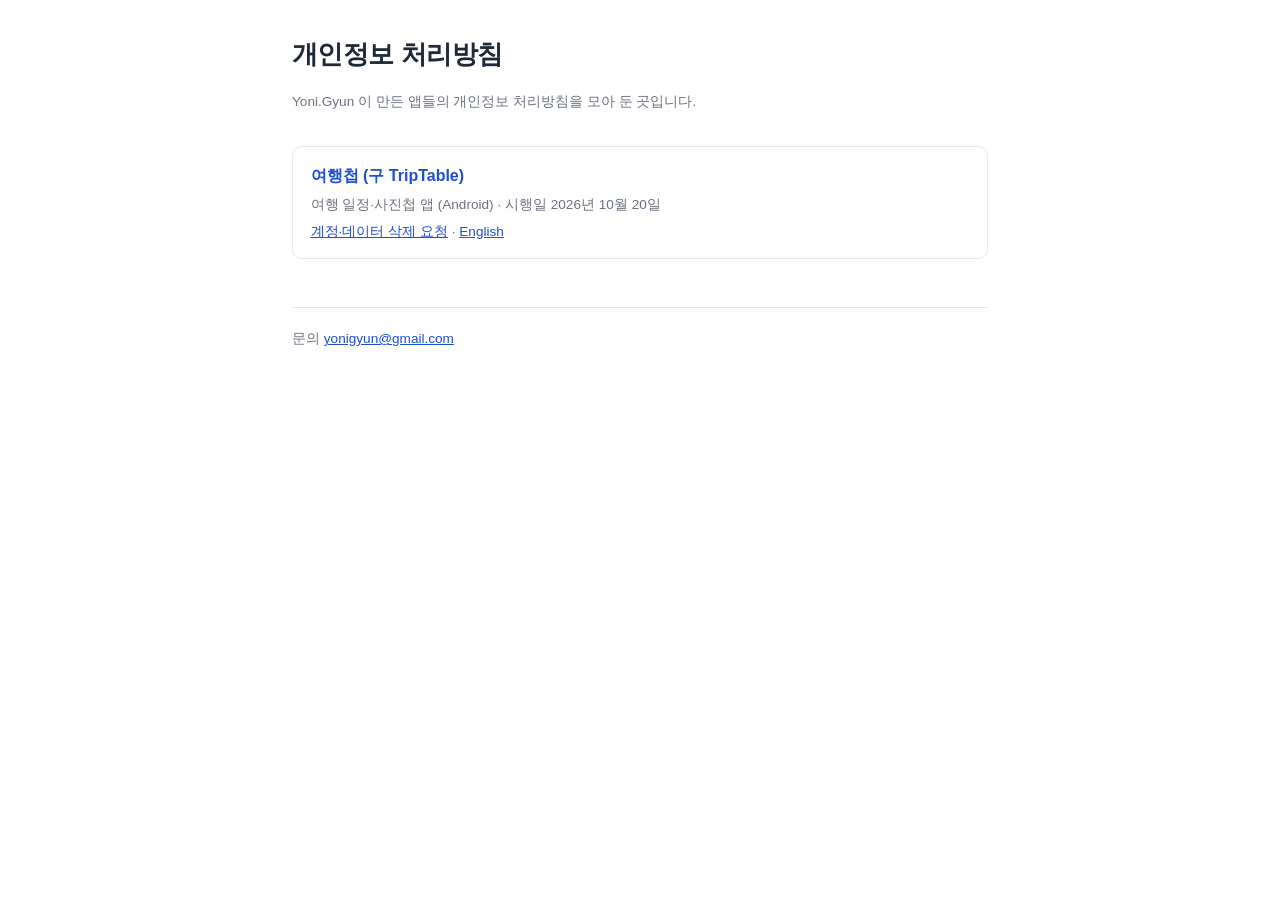
<file: index.html>
<!DOCTYPE html>
<html lang="ko">
<head>
<meta charset="utf-8">
<meta name="viewport" content="width=device-width, initial-scale=1">
<title>개인정보 처리방침 — Yoni.Gyun</title>
<link rel="stylesheet" href="assets/policy.css">
</head>
<body>

<h1>개인정보 처리방침</h1>
<p class="meta">Yoni.Gyun 이 만든 앱들의 개인정보 처리방침을 모아 둔 곳입니다.</p>

<ul class="apps">
  <li>
    <a href="triptable/">여행첩 (구 TripTable)</a>
    <span class="sub">여행 일정·사진첩 앱 (Android) · 시행일 2026년 10월 20일</span>
    <span class="sub"><a href="triptable/delete/">계정·데이터 삭제 요청</a> · <a href="triptable/en/">English</a></span>
  </li>
</ul>

<footer>
  문의 <a href="mailto:yonigyun@gmail.com">yonigyun@gmail.com</a>
</footer>

</body>
</html>
</file>
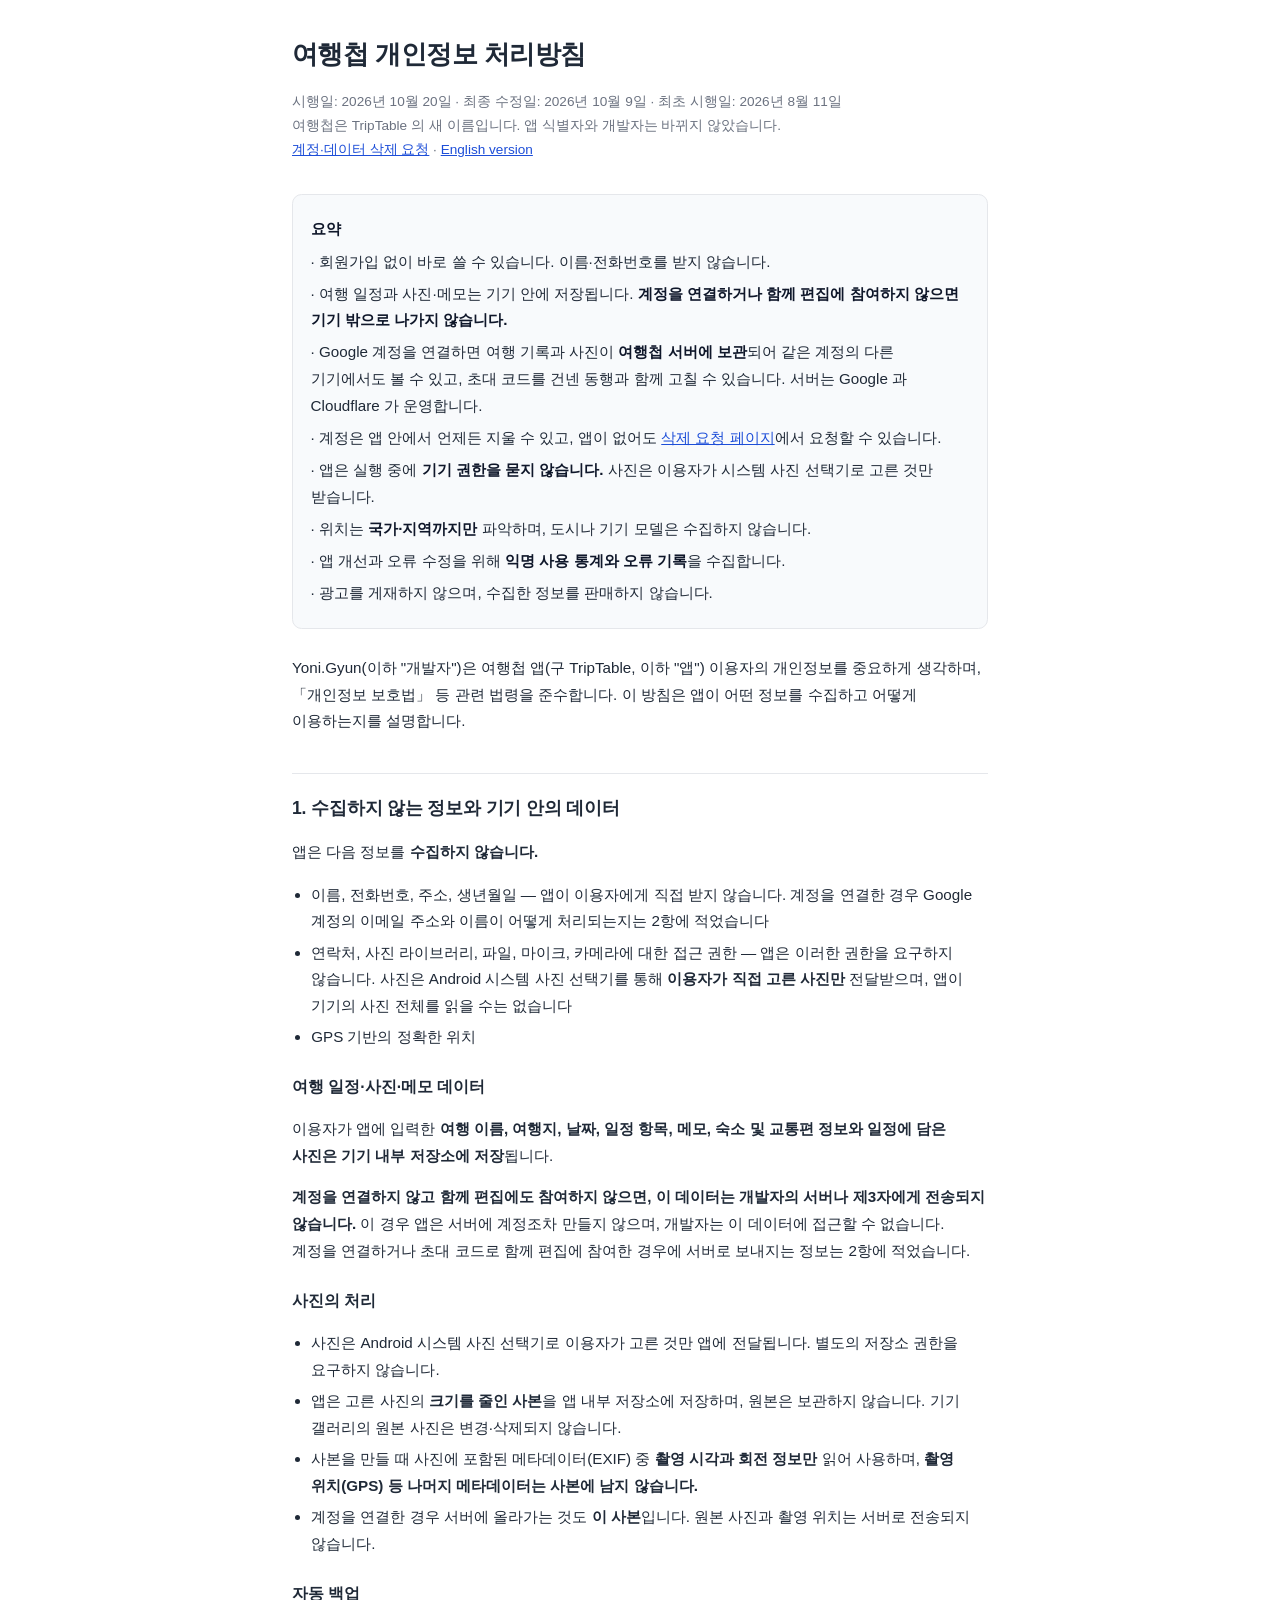
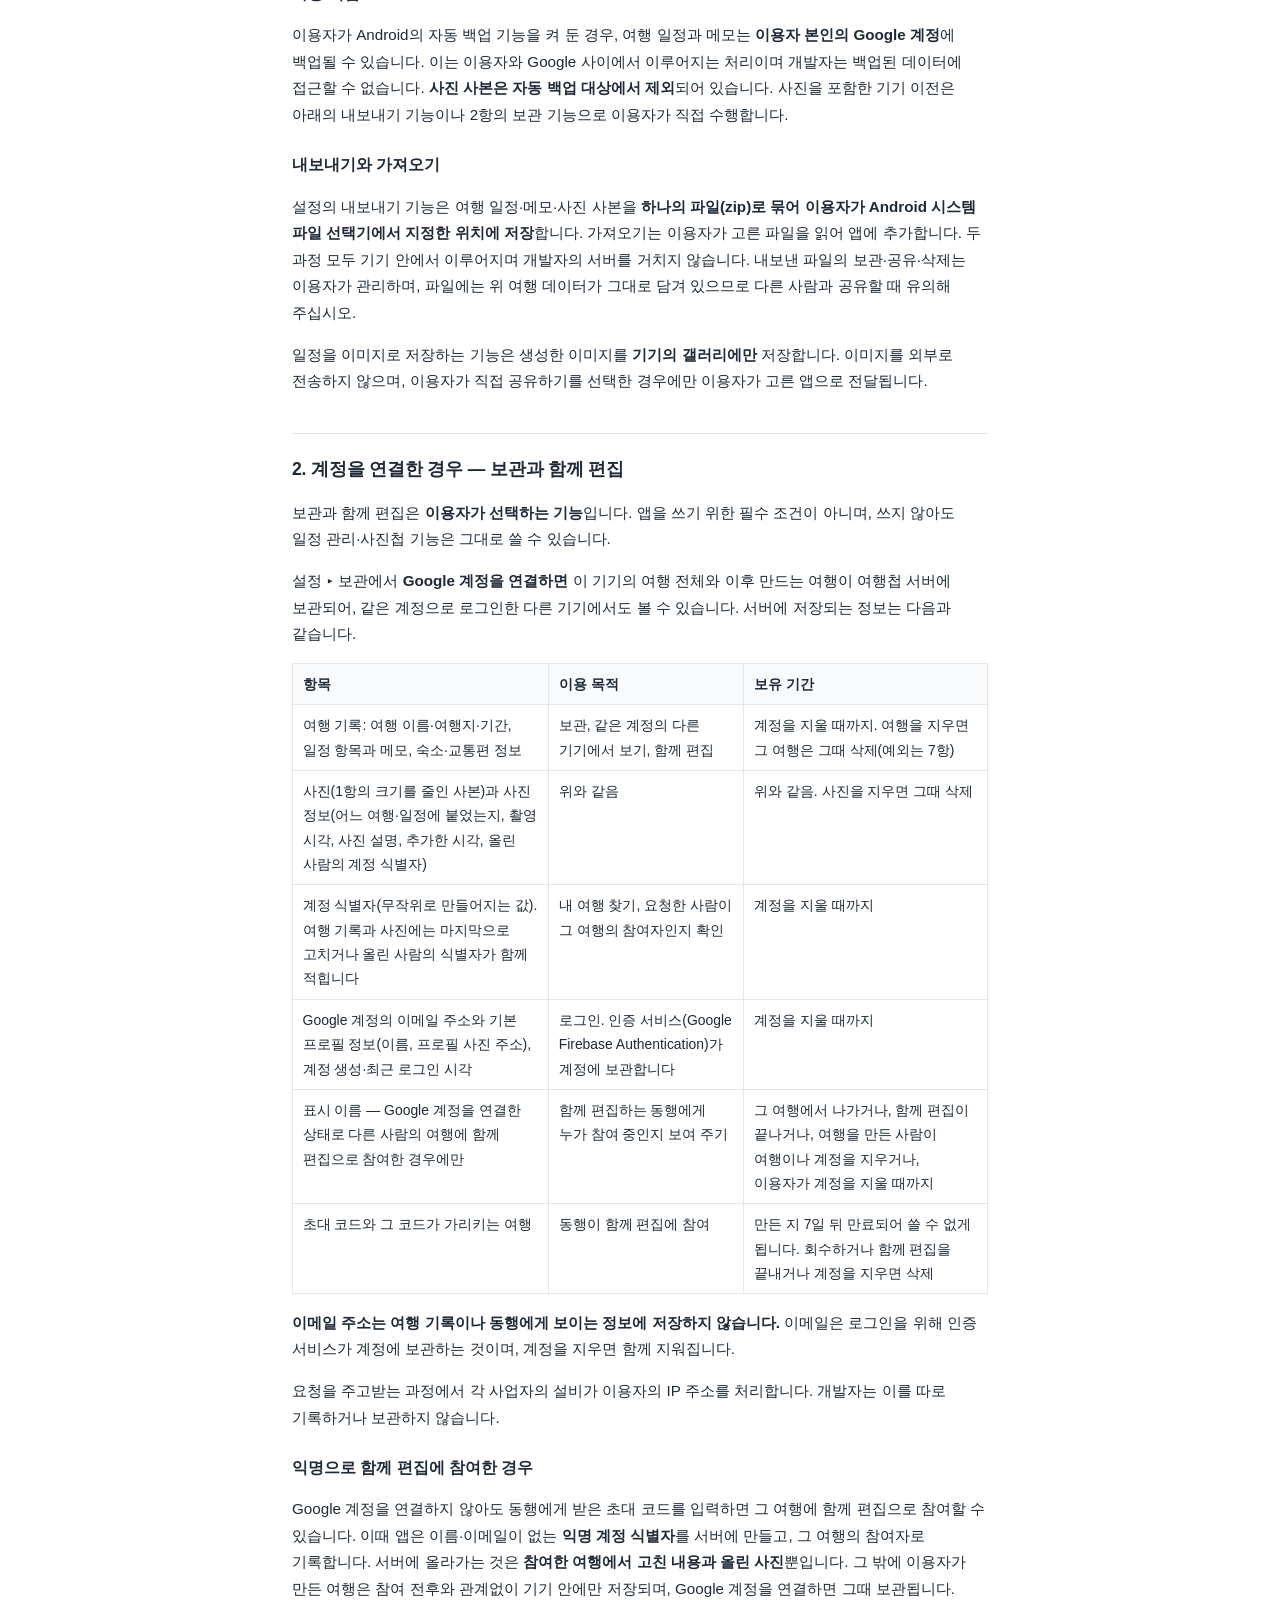
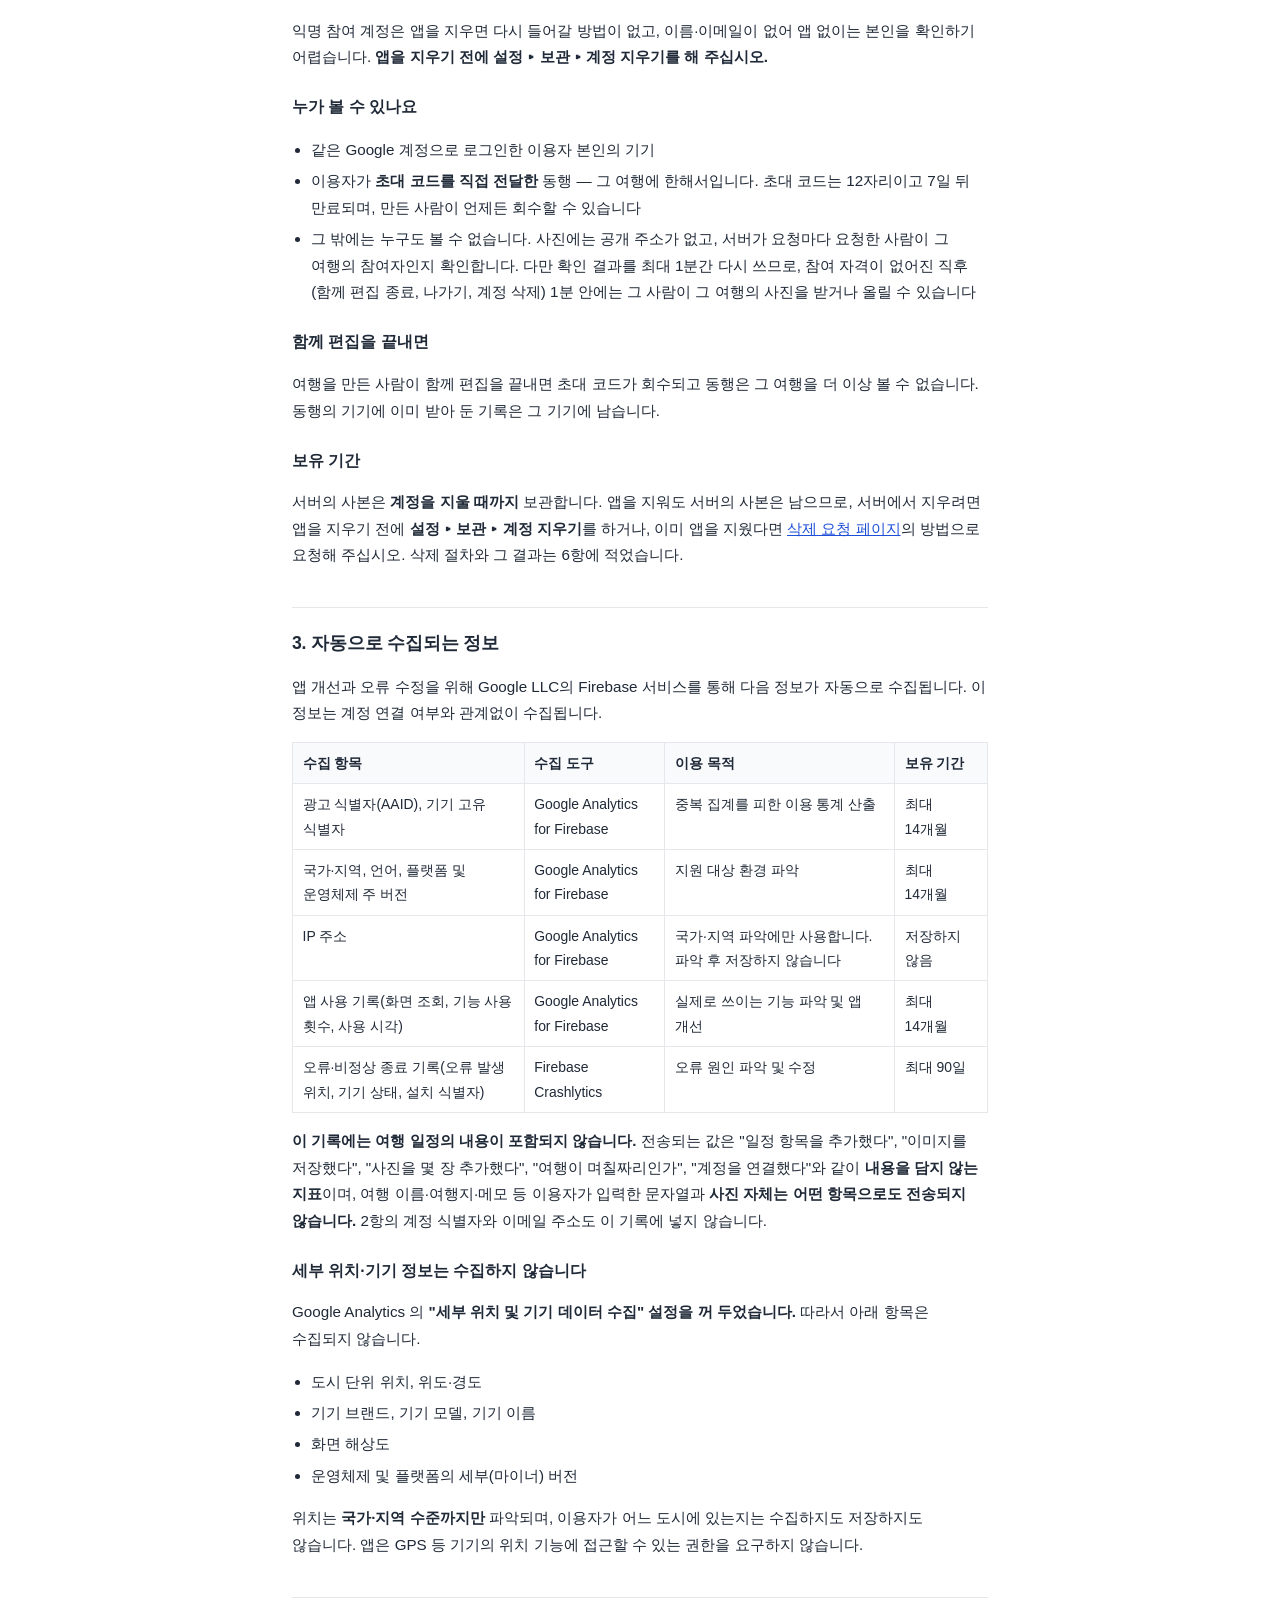
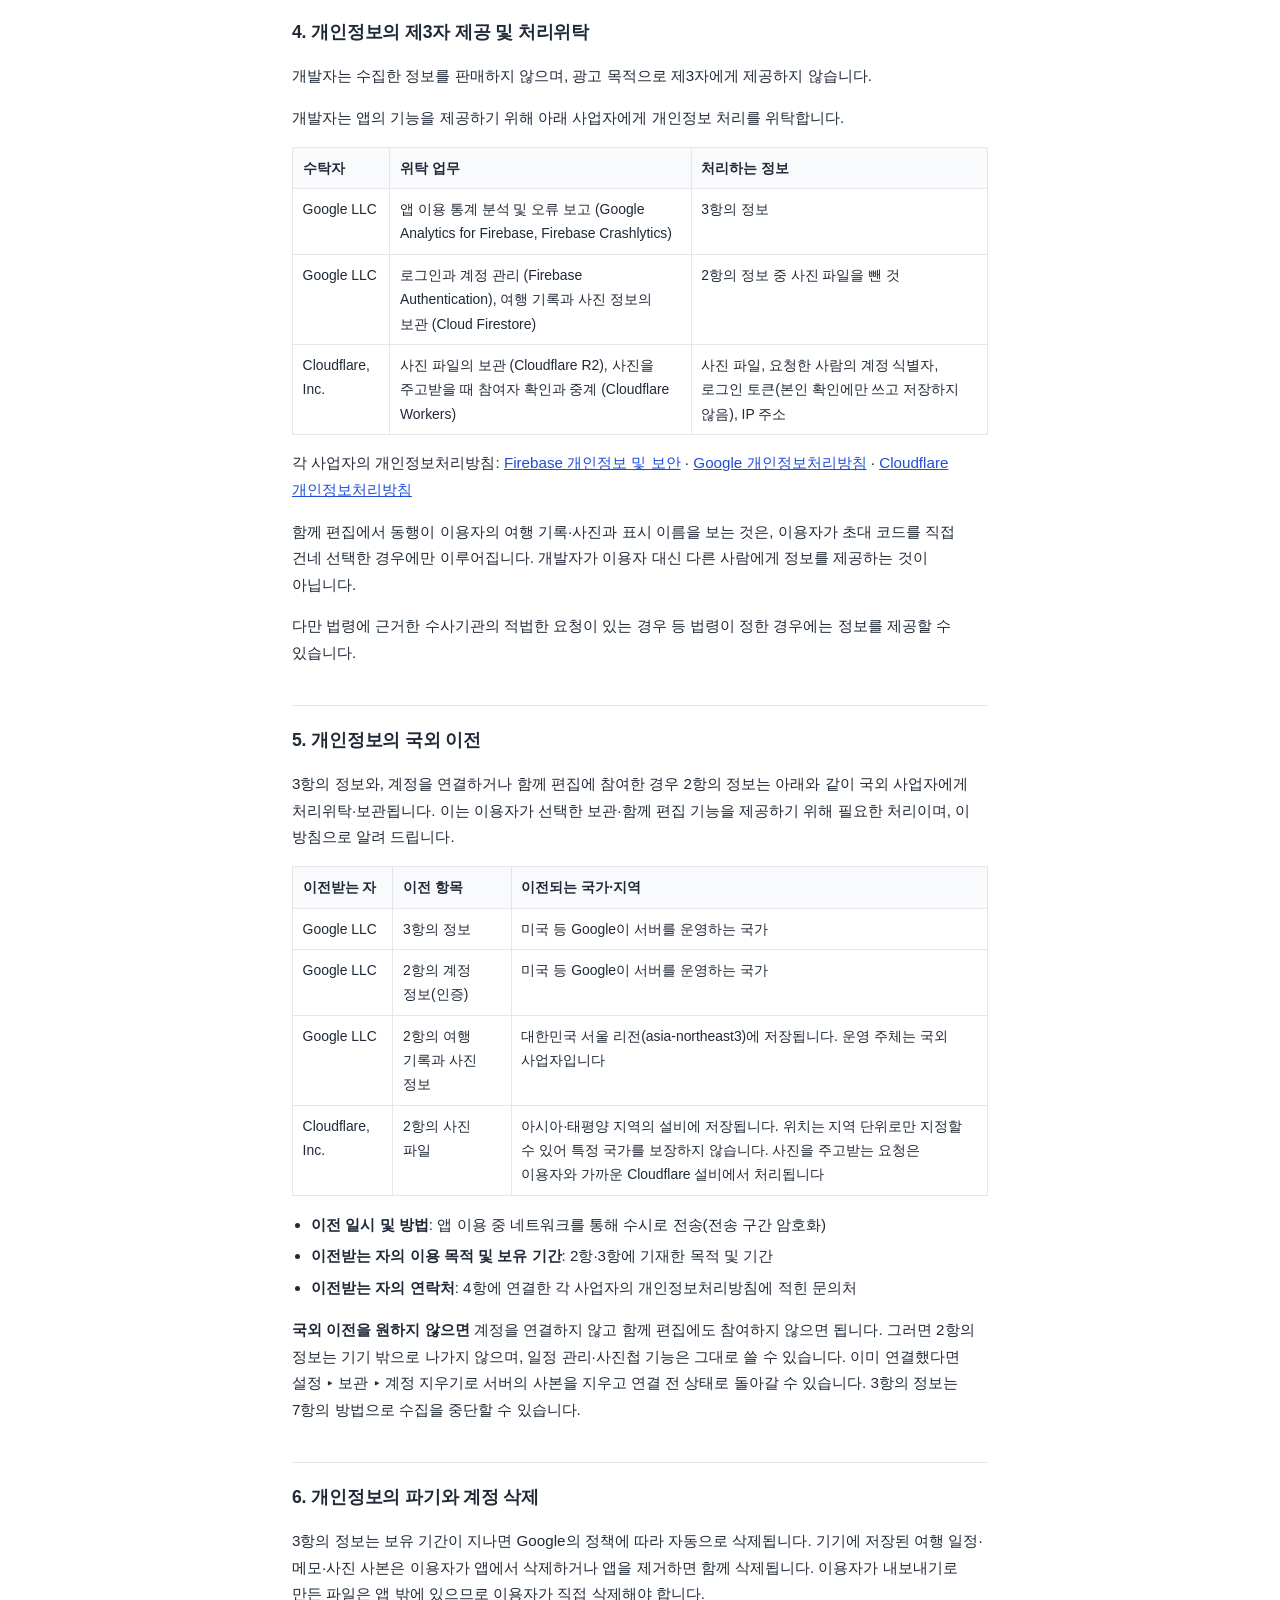
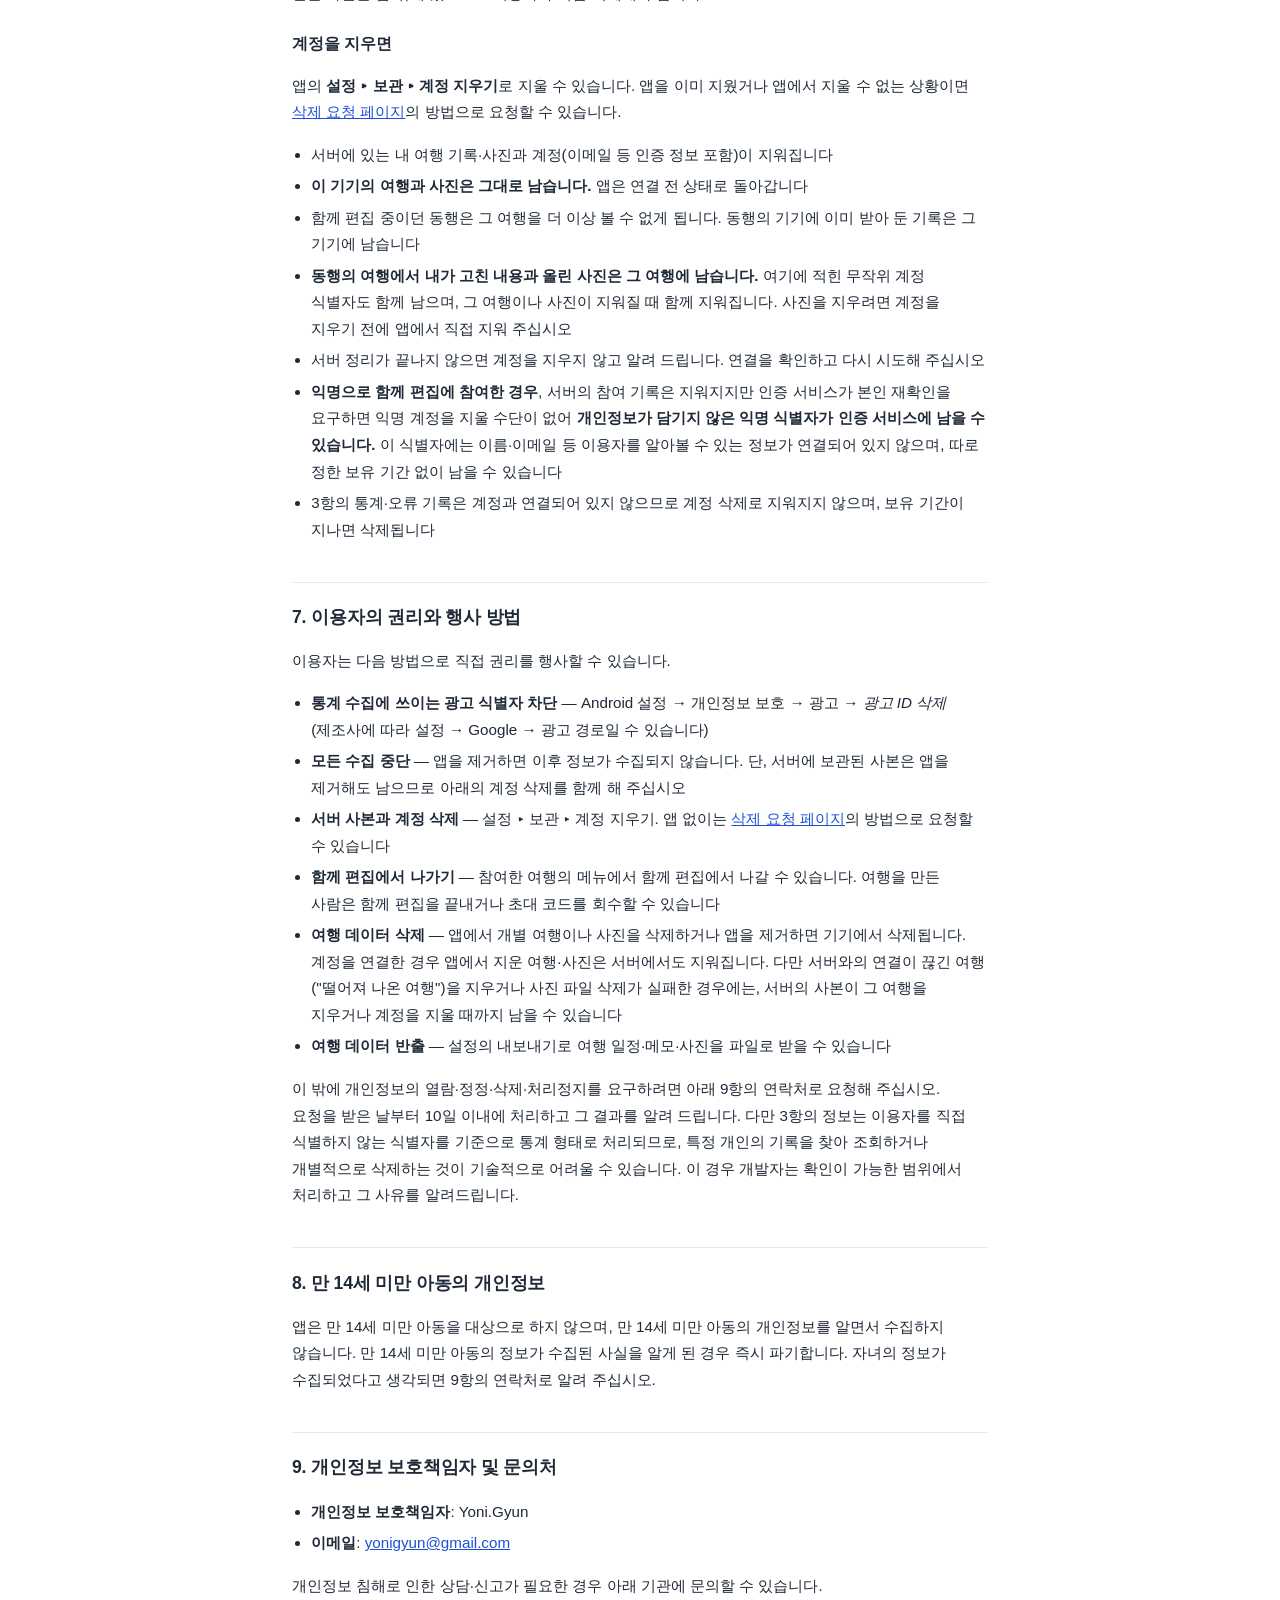
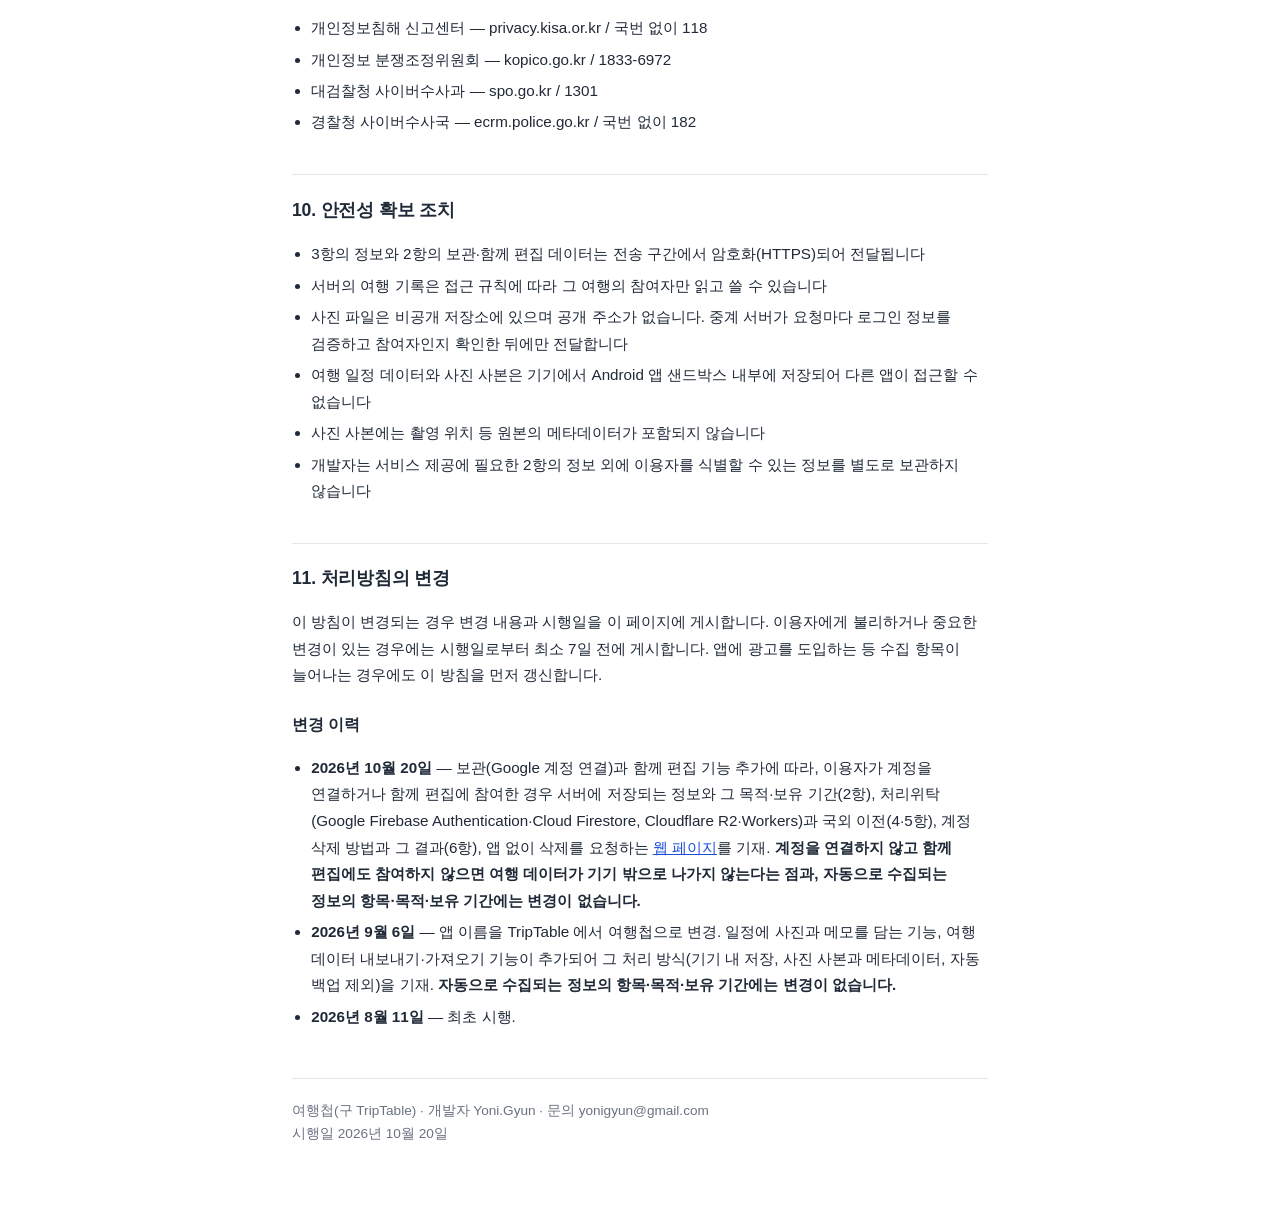
<file: triptable/index.html>
<!DOCTYPE html>
<html lang="ko">
<head>
<meta charset="utf-8">
<meta name="viewport" content="width=device-width, initial-scale=1">
<title>여행첩 개인정보 처리방침</title>
<link rel="stylesheet" href="../assets/policy.css">
</head>
<body>

<h1>여행첩 개인정보 처리방침</h1>
<p class="meta">
  시행일: 2026년 10월 20일 · 최종 수정일: 2026년 10월 9일 · 최초 시행일: 2026년 8월 11일<br>
  여행첩은 TripTable 의 새 이름입니다. 앱 식별자와 개발자는 바뀌지 않았습니다.<br>
  <a href="delete/">계정·데이터 삭제 요청</a> · <a href="en/">English version</a>
</p>

<div class="lead">
  <p><strong>요약</strong></p>
  <p>· 회원가입 없이 바로 쓸 수 있습니다. 이름·전화번호를 받지 않습니다.</p>
  <p>· 여행 일정과 사진·메모는 기기 안에 저장됩니다. <strong>계정을 연결하거나 함께 편집에 참여하지
    않으면 기기 밖으로 나가지 않습니다.</strong></p>
  <p>· Google 계정을 연결하면 여행 기록과 사진이 <strong>여행첩 서버에 보관</strong>되어 같은 계정의 다른
    기기에서도 볼 수 있고, 초대 코드를 건넨 동행과 함께 고칠 수 있습니다. 서버는 Google 과 Cloudflare 가
    운영합니다.</p>
  <p>· 계정은 앱 안에서 언제든 지울 수 있고, 앱이 없어도 <a href="delete/">삭제 요청 페이지</a>에서
    요청할 수 있습니다.</p>
  <p>· 앱은 실행 중에 <strong>기기 권한을 묻지 않습니다.</strong> 사진은 이용자가 시스템 사진 선택기로 고른 것만 받습니다.</p>
  <p>· 위치는 <strong>국가·지역까지만</strong> 파악하며, 도시나 기기 모델은 수집하지 않습니다.</p>
  <p>· 앱 개선과 오류 수정을 위해 <strong>익명 사용 통계와 오류 기록</strong>을 수집합니다.</p>
  <p>· 광고를 게재하지 않으며, 수집한 정보를 판매하지 않습니다.</p>
</div>

<p>
  Yoni.Gyun(이하 "개발자")은 여행첩 앱(구 TripTable, 이하 "앱") 이용자의 개인정보를 중요하게 생각하며,
  「개인정보 보호법」 등 관련 법령을 준수합니다. 이 방침은 앱이 어떤 정보를 수집하고 어떻게
  이용하는지를 설명합니다.
</p>

<h2>1. 수집하지 않는 정보와 기기 안의 데이터</h2>
<p>앱은 다음 정보를 <strong>수집하지 않습니다.</strong></p>
<ul>
  <li>이름, 전화번호, 주소, 생년월일 — 앱이 이용자에게 직접 받지 않습니다. 계정을 연결한 경우
    Google 계정의 이메일 주소와 이름이 어떻게 처리되는지는 2항에 적었습니다</li>
  <li>연락처, 사진 라이브러리, 파일, 마이크, 카메라에 대한 접근 권한 — 앱은 이러한 권한을 요구하지 않습니다.
    사진은 Android 시스템 사진 선택기를 통해 <strong>이용자가 직접 고른 사진만</strong> 전달받으며,
    앱이 기기의 사진 전체를 읽을 수는 없습니다</li>
  <li>GPS 기반의 정확한 위치</li>
</ul>

<h3>여행 일정·사진·메모 데이터</h3>
<p>
  이용자가 앱에 입력한 <strong>여행 이름, 여행지, 날짜, 일정 항목, 메모, 숙소 및 교통편 정보와
  일정에 담은 사진은 기기 내부 저장소에 저장</strong>됩니다.
</p>
<p>
  <strong>계정을 연결하지 않고 함께 편집에도 참여하지 않으면, 이 데이터는 개발자의 서버나 제3자에게
  전송되지 않습니다.</strong> 이 경우 앱은 서버에 계정조차 만들지 않으며, 개발자는 이 데이터에 접근할 수
  없습니다. 계정을 연결하거나 초대 코드로 함께 편집에 참여한 경우에 서버로 보내지는 정보는 2항에 적었습니다.
</p>
<h3>사진의 처리</h3>
<ul>
  <li>사진은 Android 시스템 사진 선택기로 이용자가 고른 것만 앱에 전달됩니다. 별도의 저장소 권한을
    요구하지 않습니다.</li>
  <li>앱은 고른 사진의 <strong>크기를 줄인 사본</strong>을 앱 내부 저장소에 저장하며, 원본은
    보관하지 않습니다. 기기 갤러리의 원본 사진은 변경·삭제되지 않습니다.</li>
  <li>사본을 만들 때 사진에 포함된 메타데이터(EXIF) 중 <strong>촬영 시각과 회전 정보만</strong> 읽어
    사용하며, <strong>촬영 위치(GPS) 등 나머지 메타데이터는 사본에 남지 않습니다.</strong></li>
  <li>계정을 연결한 경우 서버에 올라가는 것도 <strong>이 사본</strong>입니다. 원본 사진과 촬영 위치는
    서버로 전송되지 않습니다.</li>
</ul>
<h3>자동 백업</h3>
<p>
  이용자가 Android의 자동 백업 기능을 켜 둔 경우, 여행 일정과 메모는
  <strong>이용자 본인의 Google 계정</strong>에 백업될 수 있습니다. 이는 이용자와 Google 사이에서
  이루어지는 처리이며 개발자는 백업된 데이터에 접근할 수 없습니다.
  <strong>사진 사본은 자동 백업 대상에서 제외</strong>되어 있습니다. 사진을 포함한 기기 이전은
  아래의 내보내기 기능이나 2항의 보관 기능으로 이용자가 직접 수행합니다.
</p>
<h3>내보내기와 가져오기</h3>
<p>
  설정의 내보내기 기능은 여행 일정·메모·사진 사본을 <strong>하나의 파일(zip)로 묶어 이용자가
  Android 시스템 파일 선택기에서 지정한 위치에 저장</strong>합니다. 가져오기는 이용자가 고른 파일을
  읽어 앱에 추가합니다. 두 과정 모두 기기 안에서 이루어지며 개발자의 서버를 거치지 않습니다.
  내보낸 파일의 보관·공유·삭제는 이용자가 관리하며, 파일에는 위 여행 데이터가 그대로 담겨 있으므로
  다른 사람과 공유할 때 유의해 주십시오.
</p>
<p>
  일정을 이미지로 저장하는 기능은 생성한 이미지를 <strong>기기의 갤러리에만</strong> 저장합니다.
  이미지를 외부로 전송하지 않으며, 이용자가 직접 공유하기를 선택한 경우에만 이용자가 고른 앱으로
  전달됩니다.
</p>

<h2>2. 계정을 연결한 경우 — 보관과 함께 편집</h2>
<p>
  보관과 함께 편집은 <strong>이용자가 선택하는 기능</strong>입니다. 앱을 쓰기 위한 필수 조건이 아니며,
  쓰지 않아도 일정 관리·사진첩 기능은 그대로 쓸 수 있습니다.
</p>
<p>
  설정 ▸ 보관에서 <strong>Google 계정을 연결하면</strong> 이 기기의 여행 전체와 이후 만드는 여행이
  여행첩 서버에 보관되어, 같은 계정으로 로그인한 다른 기기에서도 볼 수 있습니다. 서버에 저장되는
  정보는 다음과 같습니다.
</p>

<table>
  <thead>
    <tr><th>항목</th><th>이용 목적</th><th>보유 기간</th></tr>
  </thead>
  <tbody>
    <tr>
      <td>여행 기록: 여행 이름·여행지·기간, 일정 항목과 메모, 숙소·교통편 정보</td>
      <td>보관, 같은 계정의 다른 기기에서 보기, 함께 편집</td>
      <td>계정을 지울 때까지. 여행을 지우면 그 여행은 그때 삭제(예외는 7항)</td>
    </tr>
    <tr>
      <td>사진(1항의 크기를 줄인 사본)과 사진 정보(어느 여행·일정에 붙었는지, 촬영 시각, 사진 설명, 추가한 시각, 올린 사람의 계정 식별자)</td>
      <td>위와 같음</td>
      <td>위와 같음. 사진을 지우면 그때 삭제</td>
    </tr>
    <tr>
      <td>계정 식별자(무작위로 만들어지는 값). 여행 기록과 사진에는 마지막으로 고치거나 올린 사람의 식별자가 함께 적힙니다</td>
      <td>내 여행 찾기, 요청한 사람이 그 여행의 참여자인지 확인</td>
      <td>계정을 지울 때까지</td>
    </tr>
    <tr>
      <td>Google 계정의 이메일 주소와 기본 프로필 정보(이름, 프로필 사진 주소), 계정 생성·최근 로그인 시각</td>
      <td>로그인. 인증 서비스(Google Firebase Authentication)가 계정에 보관합니다</td>
      <td>계정을 지울 때까지</td>
    </tr>
    <tr>
      <td>표시 이름 — Google 계정을 연결한 상태로 다른 사람의 여행에 함께 편집으로 참여한 경우에만</td>
      <td>함께 편집하는 동행에게 누가 참여 중인지 보여 주기</td>
      <td>그 여행에서 나가거나, 함께 편집이 끝나거나, 여행을 만든 사람이 여행이나 계정을 지우거나, 이용자가 계정을 지울 때까지</td>
    </tr>
    <tr>
      <td>초대 코드와 그 코드가 가리키는 여행</td>
      <td>동행이 함께 편집에 참여</td>
      <td>만든 지 7일 뒤 만료되어 쓸 수 없게 됩니다. 회수하거나 함께 편집을 끝내거나 계정을 지우면 삭제</td>
    </tr>
  </tbody>
</table>

<p>
  <strong>이메일 주소는 여행 기록이나 동행에게 보이는 정보에 저장하지 않습니다.</strong> 이메일은 로그인을
  위해 인증 서비스가 계정에 보관하는 것이며, 계정을 지우면 함께 지워집니다.
</p>
<p>
  요청을 주고받는 과정에서 각 사업자의 설비가 이용자의 IP 주소를 처리합니다. 개발자는 이를 따로
  기록하거나 보관하지 않습니다.
</p>

<h3>익명으로 함께 편집에 참여한 경우</h3>
<p>
  Google 계정을 연결하지 않아도 동행에게 받은 초대 코드를 입력하면 그 여행에 함께 편집으로 참여할 수
  있습니다. 이때 앱은 이름·이메일이 없는 <strong>익명 계정 식별자</strong>를 서버에 만들고, 그 여행의
  참여자로 기록합니다. 서버에 올라가는 것은 <strong>참여한 여행에서 고친 내용과 올린 사진</strong>뿐입니다.
  그 밖에 이용자가 만든 여행은 참여 전후와 관계없이 기기 안에만 저장되며, Google 계정을 연결하면 그때
  보관됩니다.
</p>
<p>
  익명 참여 계정은 앱을 지우면 다시 들어갈 방법이 없고, 이름·이메일이 없어 앱 없이는 본인을 확인하기
  어렵습니다. <strong>앱을 지우기 전에 설정 ▸ 보관 ▸ 계정 지우기를 해 주십시오.</strong>
</p>

<h3>누가 볼 수 있나요</h3>
<ul>
  <li>같은 Google 계정으로 로그인한 이용자 본인의 기기</li>
  <li>이용자가 <strong>초대 코드를 직접 전달한</strong> 동행 — 그 여행에 한해서입니다. 초대 코드는 12자리이고
    7일 뒤 만료되며, 만든 사람이 언제든 회수할 수 있습니다</li>
  <li>그 밖에는 누구도 볼 수 없습니다. 사진에는 공개 주소가 없고, 서버가 요청마다 요청한 사람이 그 여행의
    참여자인지 확인합니다. 다만 확인 결과를 최대 1분간 다시 쓰므로, 참여 자격이 없어진 직후(함께 편집 종료,
    나가기, 계정 삭제) 1분 안에는 그 사람이 그 여행의 사진을 받거나 올릴 수 있습니다</li>
</ul>

<h3>함께 편집을 끝내면</h3>
<p>
  여행을 만든 사람이 함께 편집을 끝내면 초대 코드가 회수되고 동행은 그 여행을 더 이상 볼 수
  없습니다. 동행의 기기에 이미 받아 둔 기록은 그 기기에 남습니다.
</p>

<h3>보유 기간</h3>
<p>
  서버의 사본은 <strong>계정을 지울 때까지</strong> 보관합니다. 앱을 지워도 서버의 사본은 남으므로,
  서버에서 지우려면 앱을 지우기 전에 <strong>설정 ▸ 보관 ▸ 계정 지우기</strong>를 하거나,
  이미 앱을 지웠다면 <a href="delete/">삭제 요청 페이지</a>의 방법으로 요청해 주십시오.
  삭제 절차와 그 결과는 6항에 적었습니다.
</p>

<h2>3. 자동으로 수집되는 정보</h2>
<p>
  앱 개선과 오류 수정을 위해 Google LLC의 Firebase 서비스를 통해 다음 정보가 자동으로 수집됩니다.
  이 정보는 계정 연결 여부와 관계없이 수집됩니다.
</p>

<table>
  <thead>
    <tr><th>수집 항목</th><th>수집 도구</th><th>이용 목적</th><th>보유 기간</th></tr>
  </thead>
  <tbody>
    <tr>
      <td>광고 식별자(AAID), 기기 고유 식별자</td>
      <td>Google Analytics for Firebase</td>
      <td>중복 집계를 피한 이용 통계 산출</td>
      <td>최대 14개월</td>
    </tr>
    <tr>
      <td>국가·지역, 언어, 플랫폼 및 운영체제 주 버전</td>
      <td>Google Analytics for Firebase</td>
      <td>지원 대상 환경 파악</td>
      <td>최대 14개월</td>
    </tr>
    <tr>
      <td>IP 주소</td>
      <td>Google Analytics for Firebase</td>
      <td>국가·지역 파악에만 사용합니다. 파악 후 저장하지 않습니다</td>
      <td>저장하지 않음</td>
    </tr>
    <tr>
      <td>앱 사용 기록(화면 조회, 기능 사용 횟수, 사용 시각)</td>
      <td>Google Analytics for Firebase</td>
      <td>실제로 쓰이는 기능 파악 및 앱 개선</td>
      <td>최대 14개월</td>
    </tr>
    <tr>
      <td>오류·비정상 종료 기록(오류 발생 위치, 기기 상태, 설치 식별자)</td>
      <td>Firebase Crashlytics</td>
      <td>오류 원인 파악 및 수정</td>
      <td>최대 90일</td>
    </tr>
  </tbody>
</table>

<p>
  <strong>이 기록에는 여행 일정의 내용이 포함되지 않습니다.</strong> 전송되는 값은 "일정 항목을
  추가했다", "이미지를 저장했다", "사진을 몇 장 추가했다", "여행이 며칠짜리인가", "계정을 연결했다"와 같이
  <strong>내용을 담지 않는 지표</strong>이며, 여행 이름·여행지·메모 등 이용자가 입력한 문자열과
  <strong>사진 자체는 어떤 항목으로도 전송되지 않습니다.</strong> 2항의 계정 식별자와 이메일 주소도
  이 기록에 넣지 않습니다.
</p>

<h3>세부 위치·기기 정보는 수집하지 않습니다</h3>
<p>
  Google Analytics 의 <strong>"세부 위치 및 기기 데이터 수집" 설정을 꺼 두었습니다.</strong>
  따라서 아래 항목은 수집되지 않습니다.
</p>
<ul>
  <li>도시 단위 위치, 위도·경도</li>
  <li>기기 브랜드, 기기 모델, 기기 이름</li>
  <li>화면 해상도</li>
  <li>운영체제 및 플랫폼의 세부(마이너) 버전</li>
</ul>
<p>
  위치는 <strong>국가·지역 수준까지만</strong> 파악되며, 이용자가 어느 도시에 있는지는
  수집하지도 저장하지도 않습니다. 앱은 GPS 등 기기의 위치 기능에 접근할 수 있는 권한을
  요구하지 않습니다.
</p>

<h2>4. 개인정보의 제3자 제공 및 처리위탁</h2>
<p>개발자는 수집한 정보를 판매하지 않으며, 광고 목적으로 제3자에게 제공하지 않습니다.</p>
<p>개발자는 앱의 기능을 제공하기 위해 아래 사업자에게 개인정보 처리를 위탁합니다.</p>
<table>
  <thead>
    <tr><th>수탁자</th><th>위탁 업무</th><th>처리하는 정보</th></tr>
  </thead>
  <tbody>
    <tr>
      <td>Google LLC</td>
      <td>앱 이용 통계 분석 및 오류 보고 (Google Analytics for Firebase, Firebase Crashlytics)</td>
      <td>3항의 정보</td>
    </tr>
    <tr>
      <td>Google LLC</td>
      <td>로그인과 계정 관리 (Firebase Authentication), 여행 기록과 사진 정보의 보관 (Cloud Firestore)</td>
      <td>2항의 정보 중 사진 파일을 뺀 것</td>
    </tr>
    <tr>
      <td>Cloudflare, Inc.</td>
      <td>사진 파일의 보관 (Cloudflare R2), 사진을 주고받을 때 참여자 확인과 중계 (Cloudflare Workers)</td>
      <td>사진 파일, 요청한 사람의 계정 식별자, 로그인 토큰(본인 확인에만 쓰고 저장하지 않음), IP 주소</td>
    </tr>
  </tbody>
</table>
<p>
  각 사업자의 개인정보처리방침:
  <a href="https://firebase.google.com/support/privacy" target="_blank" rel="noopener noreferrer">Firebase 개인정보 및 보안</a> ·
  <a href="https://policies.google.com/privacy" target="_blank" rel="noopener noreferrer">Google 개인정보처리방침</a> ·
  <a href="https://www.cloudflare.com/privacypolicy/" target="_blank" rel="noopener noreferrer">Cloudflare 개인정보처리방침</a>
</p>
<p>
  함께 편집에서 동행이 이용자의 여행 기록·사진과 표시 이름을 보는 것은, 이용자가 초대 코드를 직접 건네
  선택한 경우에만 이루어집니다. 개발자가 이용자 대신 다른 사람에게 정보를 제공하는 것이 아닙니다.
</p>
<p>
  다만 법령에 근거한 수사기관의 적법한 요청이 있는 경우 등 법령이 정한 경우에는 정보를 제공할 수 있습니다.
</p>

<h2>5. 개인정보의 국외 이전</h2>
<p>
  3항의 정보와, 계정을 연결하거나 함께 편집에 참여한 경우 2항의 정보는 아래와 같이 국외 사업자에게
  처리위탁·보관됩니다. 이는 이용자가 선택한 보관·함께 편집 기능을 제공하기 위해 필요한 처리이며,
  이 방침으로 알려 드립니다.
</p>
<table>
  <thead>
    <tr><th>이전받는 자</th><th>이전 항목</th><th>이전되는 국가·지역</th></tr>
  </thead>
  <tbody>
    <tr>
      <td>Google LLC</td>
      <td>3항의 정보</td>
      <td>미국 등 Google이 서버를 운영하는 국가</td>
    </tr>
    <tr>
      <td>Google LLC</td>
      <td>2항의 계정 정보(인증)</td>
      <td>미국 등 Google이 서버를 운영하는 국가</td>
    </tr>
    <tr>
      <td>Google LLC</td>
      <td>2항의 여행 기록과 사진 정보</td>
      <td>대한민국 서울 리전(asia-northeast3)에 저장됩니다. 운영 주체는 국외 사업자입니다</td>
    </tr>
    <tr>
      <td>Cloudflare, Inc.</td>
      <td>2항의 사진 파일</td>
      <td>아시아·태평양 지역의 설비에 저장됩니다. 위치는 지역 단위로만 지정할 수 있어 특정 국가를
        보장하지 않습니다. 사진을 주고받는 요청은 이용자와 가까운 Cloudflare 설비에서 처리됩니다</td>
    </tr>
  </tbody>
</table>
<ul>
  <li><strong>이전 일시 및 방법</strong>: 앱 이용 중 네트워크를 통해 수시로 전송(전송 구간 암호화)</li>
  <li><strong>이전받는 자의 이용 목적 및 보유 기간</strong>: 2항·3항에 기재한 목적 및 기간</li>
  <li><strong>이전받는 자의 연락처</strong>: 4항에 연결한 각 사업자의 개인정보처리방침에 적힌 문의처</li>
</ul>
<p>
  <strong>국외 이전을 원하지 않으면</strong> 계정을 연결하지 않고 함께 편집에도 참여하지 않으면 됩니다.
  그러면 2항의 정보는 기기 밖으로 나가지 않으며, 일정 관리·사진첩 기능은 그대로 쓸 수 있습니다.
  이미 연결했다면 설정 ▸ 보관 ▸ 계정 지우기로 서버의 사본을 지우고 연결 전 상태로 돌아갈 수 있습니다.
  3항의 정보는 7항의 방법으로 수집을 중단할 수 있습니다.
</p>

<h2>6. 개인정보의 파기와 계정 삭제</h2>
<p>
  3항의 정보는 보유 기간이 지나면 Google의 정책에 따라 자동으로 삭제됩니다.
  기기에 저장된 여행 일정·메모·사진 사본은 이용자가 앱에서 삭제하거나 앱을 제거하면 함께 삭제됩니다.
  이용자가 내보내기로 만든 파일은 앱 밖에 있으므로 이용자가 직접 삭제해야 합니다.
</p>
<h3>계정을 지우면</h3>
<p>
  앱의 <strong>설정 ▸ 보관 ▸ 계정 지우기</strong>로 지울 수 있습니다. 앱을 이미 지웠거나 앱에서 지울 수
  없는 상황이면 <a href="delete/">삭제 요청 페이지</a>의 방법으로 요청할 수 있습니다.
</p>
<ul>
  <li>서버에 있는 내 여행 기록·사진과 계정(이메일 등 인증 정보 포함)이 지워집니다</li>
  <li><strong>이 기기의 여행과 사진은 그대로 남습니다.</strong> 앱은 연결 전 상태로 돌아갑니다</li>
  <li>함께 편집 중이던 동행은 그 여행을 더 이상 볼 수 없게 됩니다. 동행의 기기에 이미 받아 둔
    기록은 그 기기에 남습니다</li>
  <li><strong>동행의 여행에서 내가 고친 내용과 올린 사진은 그 여행에 남습니다.</strong> 여기에 적힌 무작위
    계정 식별자도 함께 남으며, 그 여행이나 사진이 지워질 때 함께 지워집니다. 사진을 지우려면 계정을 지우기
    전에 앱에서 직접 지워 주십시오</li>
  <li>서버 정리가 끝나지 않으면 계정을 지우지 않고 알려 드립니다. 연결을 확인하고 다시 시도해 주십시오</li>
  <li><strong>익명으로 함께 편집에 참여한 경우</strong>, 서버의 참여 기록은 지워지지만 인증 서비스가
    본인 재확인을 요구하면 익명 계정을 지울 수단이 없어 <strong>개인정보가 담기지 않은 익명 식별자가
    인증 서비스에 남을 수 있습니다.</strong> 이 식별자에는 이름·이메일 등 이용자를 알아볼 수 있는 정보가
    연결되어 있지 않으며, 따로 정한 보유 기간 없이 남을 수 있습니다</li>
  <li>3항의 통계·오류 기록은 계정과 연결되어 있지 않으므로 계정 삭제로 지워지지 않으며, 보유 기간이
    지나면 삭제됩니다</li>
</ul>

<h2>7. 이용자의 권리와 행사 방법</h2>
<p>이용자는 다음 방법으로 직접 권리를 행사할 수 있습니다.</p>
<ul>
  <li>
    <strong>통계 수집에 쓰이는 광고 식별자 차단</strong> —
    Android 설정 → 개인정보 보호 → 광고 → <em>광고 ID 삭제</em>
    (제조사에 따라 설정 → Google → 광고 경로일 수 있습니다)
  </li>
  <li><strong>모든 수집 중단</strong> — 앱을 제거하면 이후 정보가 수집되지 않습니다. 단, 서버에 보관된
    사본은 앱을 제거해도 남으므로 아래의 계정 삭제를 함께 해 주십시오</li>
  <li><strong>서버 사본과 계정 삭제</strong> — 설정 ▸ 보관 ▸ 계정 지우기. 앱 없이는
    <a href="delete/">삭제 요청 페이지</a>의 방법으로 요청할 수 있습니다</li>
  <li><strong>함께 편집에서 나가기</strong> — 참여한 여행의 메뉴에서 함께 편집에서 나갈 수 있습니다.
    여행을 만든 사람은 함께 편집을 끝내거나 초대 코드를 회수할 수 있습니다</li>
  <li><strong>여행 데이터 삭제</strong> — 앱에서 개별 여행이나 사진을 삭제하거나 앱을 제거하면 기기에서
    삭제됩니다. 계정을 연결한 경우 앱에서 지운 여행·사진은 서버에서도 지워집니다. 다만 서버와의 연결이
    끊긴 여행("떨어져 나온 여행")을 지우거나 사진 파일 삭제가 실패한 경우에는, 서버의 사본이 그 여행을
    지우거나 계정을 지울 때까지 남을 수 있습니다</li>
  <li><strong>여행 데이터 반출</strong> — 설정의 내보내기로 여행 일정·메모·사진을 파일로 받을 수 있습니다</li>
</ul>
<p>
  이 밖에 개인정보의 열람·정정·삭제·처리정지를 요구하려면 아래 9항의 연락처로 요청해 주십시오.
  요청을 받은 날부터 10일 이내에 처리하고 그 결과를 알려 드립니다.
  다만 3항의 정보는 이용자를 직접 식별하지 않는 식별자를 기준으로 통계 형태로 처리되므로,
  특정 개인의 기록을 찾아 조회하거나 개별적으로 삭제하는 것이 기술적으로 어려울 수 있습니다.
  이 경우 개발자는 확인이 가능한 범위에서 처리하고 그 사유를 알려드립니다.
</p>

<h2>8. 만 14세 미만 아동의 개인정보</h2>
<p>
  앱은 만 14세 미만 아동을 대상으로 하지 않으며, 만 14세 미만 아동의 개인정보를 알면서
  수집하지 않습니다. 만 14세 미만 아동의 정보가 수집된 사실을 알게 된 경우 즉시 파기합니다.
  자녀의 정보가 수집되었다고 생각되면 9항의 연락처로 알려 주십시오.
</p>

<h2>9. 개인정보 보호책임자 및 문의처</h2>
<ul>
  <li><strong>개인정보 보호책임자</strong>: Yoni.Gyun</li>
  <li><strong>이메일</strong>: <a href="mailto:yonigyun@gmail.com">yonigyun@gmail.com</a></li>
</ul>
<p>
  개인정보 침해로 인한 상담·신고가 필요한 경우 아래 기관에 문의할 수 있습니다.
</p>
<ul>
  <li>개인정보침해 신고센터 — privacy.kisa.or.kr / 국번 없이 118</li>
  <li>개인정보 분쟁조정위원회 — kopico.go.kr / 1833-6972</li>
  <li>대검찰청 사이버수사과 — spo.go.kr / 1301</li>
  <li>경찰청 사이버수사국 — ecrm.police.go.kr / 국번 없이 182</li>
</ul>

<h2>10. 안전성 확보 조치</h2>
<ul>
  <li>3항의 정보와 2항의 보관·함께 편집 데이터는 전송 구간에서 암호화(HTTPS)되어 전달됩니다</li>
  <li>서버의 여행 기록은 접근 규칙에 따라 그 여행의 참여자만 읽고 쓸 수 있습니다</li>
  <li>사진 파일은 비공개 저장소에 있으며 공개 주소가 없습니다. 중계 서버가 요청마다 로그인 정보를 검증하고
    참여자인지 확인한 뒤에만 전달합니다</li>
  <li>여행 일정 데이터와 사진 사본은 기기에서 Android 앱 샌드박스 내부에 저장되어 다른 앱이 접근할 수 없습니다</li>
  <li>사진 사본에는 촬영 위치 등 원본의 메타데이터가 포함되지 않습니다</li>
  <li>개발자는 서비스 제공에 필요한 2항의 정보 외에 이용자를 식별할 수 있는 정보를 별도로 보관하지 않습니다</li>
</ul>

<h2>11. 처리방침의 변경</h2>
<p>
  이 방침이 변경되는 경우 변경 내용과 시행일을 이 페이지에 게시합니다. 이용자에게 불리하거나
  중요한 변경이 있는 경우에는 시행일로부터 최소 7일 전에 게시합니다. 앱에 광고를 도입하는 등
  수집 항목이 늘어나는 경우에도 이 방침을 먼저 갱신합니다.
</p>

<h3>변경 이력</h3>
<ul>
  <li><strong>2026년 10월 20일</strong> — 보관(Google 계정 연결)과 함께 편집 기능 추가에 따라, 이용자가
    계정을 연결하거나 함께 편집에 참여한 경우 서버에 저장되는 정보와 그 목적·보유 기간(2항),
    처리위탁(Google Firebase Authentication·Cloud Firestore, Cloudflare R2·Workers)과 국외 이전(4·5항),
    계정 삭제 방법과 그 결과(6항), 앱 없이 삭제를 요청하는 <a href="delete/">웹 페이지</a>를 기재.
    <strong>계정을 연결하지 않고 함께 편집에도 참여하지 않으면 여행 데이터가 기기 밖으로 나가지 않는다는
    점과, 자동으로 수집되는 정보의 항목·목적·보유 기간에는 변경이 없습니다.</strong></li>
  <li><strong>2026년 9월 6일</strong> — 앱 이름을 TripTable 에서 여행첩으로 변경. 일정에 사진과 메모를 담는
    기능, 여행 데이터 내보내기·가져오기 기능이 추가되어 그 처리 방식(기기 내 저장, 사진 사본과
    메타데이터, 자동 백업 제외)을 기재. <strong>자동으로 수집되는 정보의 항목·목적·보유 기간에는 변경이
    없습니다.</strong></li>
  <li><strong>2026년 8월 11일</strong> — 최초 시행.</li>
</ul>

<footer>
  여행첩(구 TripTable) · 개발자 Yoni.Gyun · 문의 yonigyun@gmail.com<br>
  시행일 2026년 10월 20일
</footer>

</body>
</html>
</file>
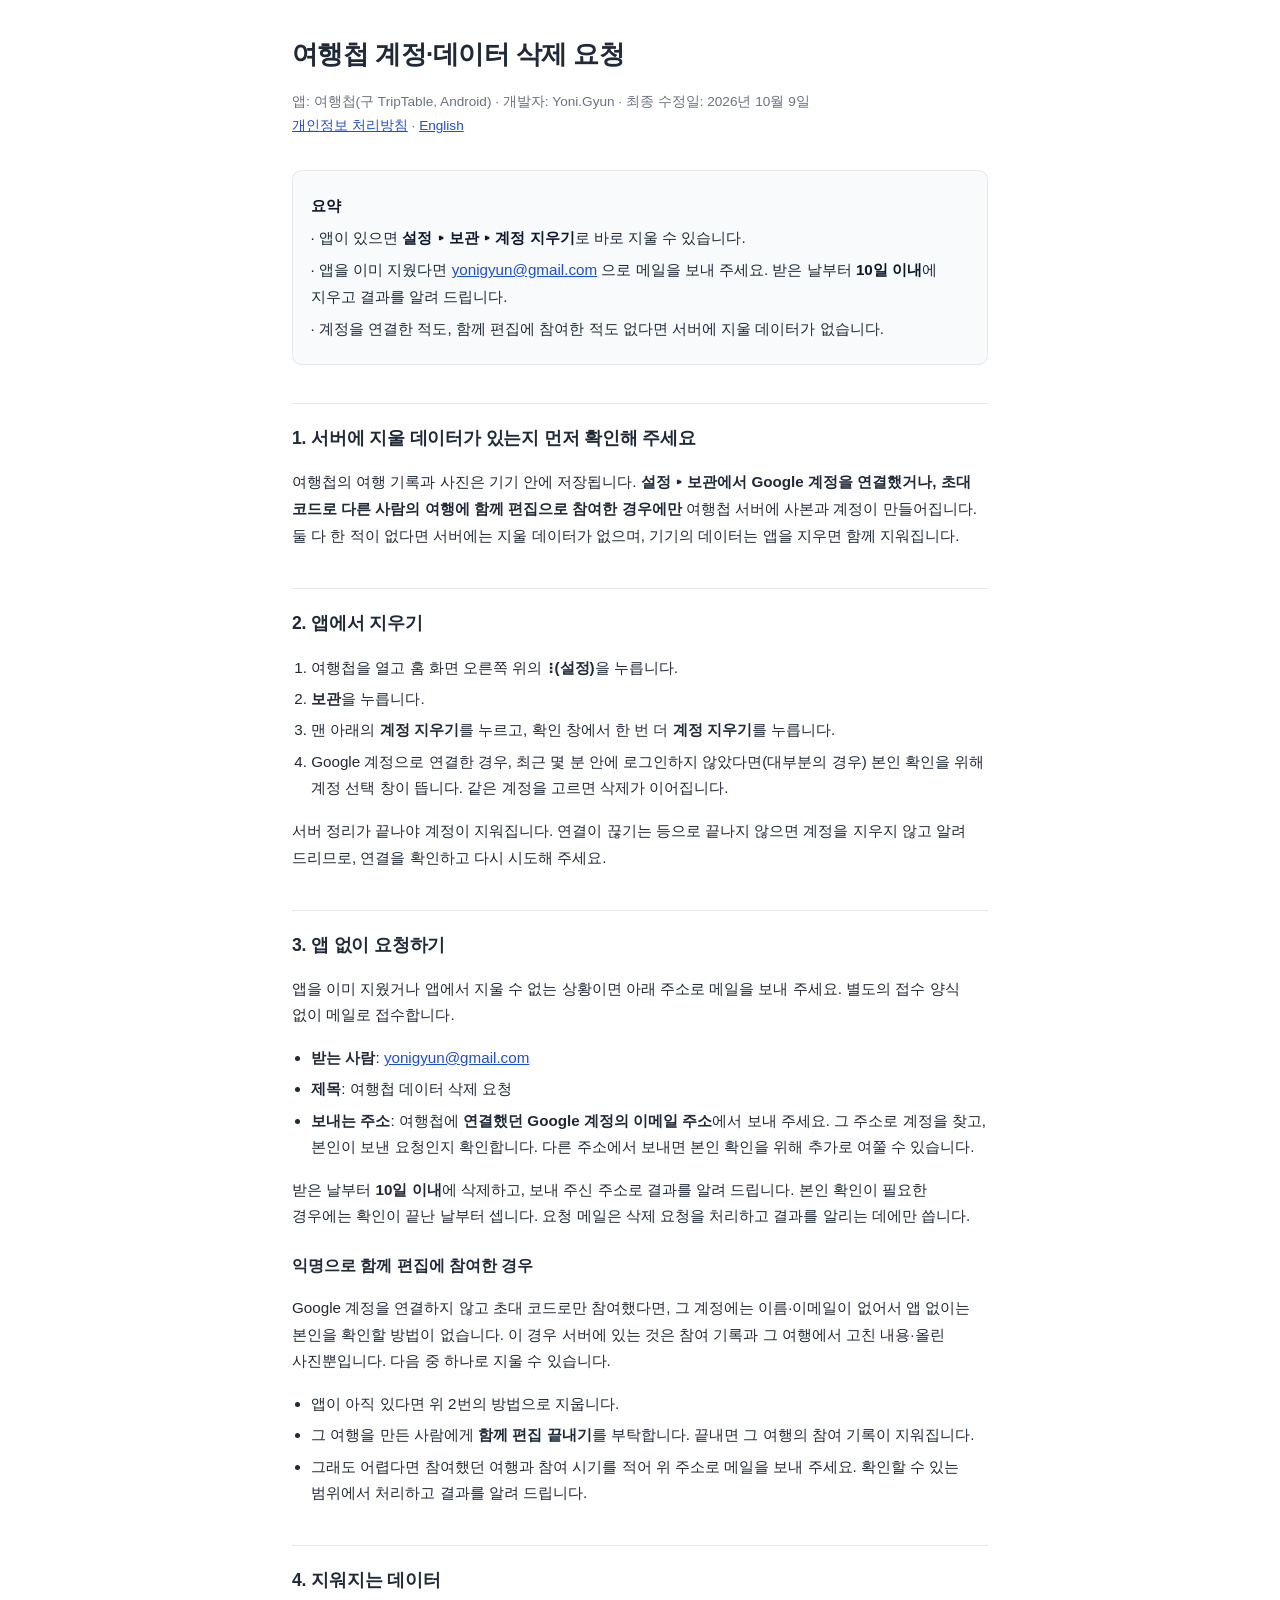
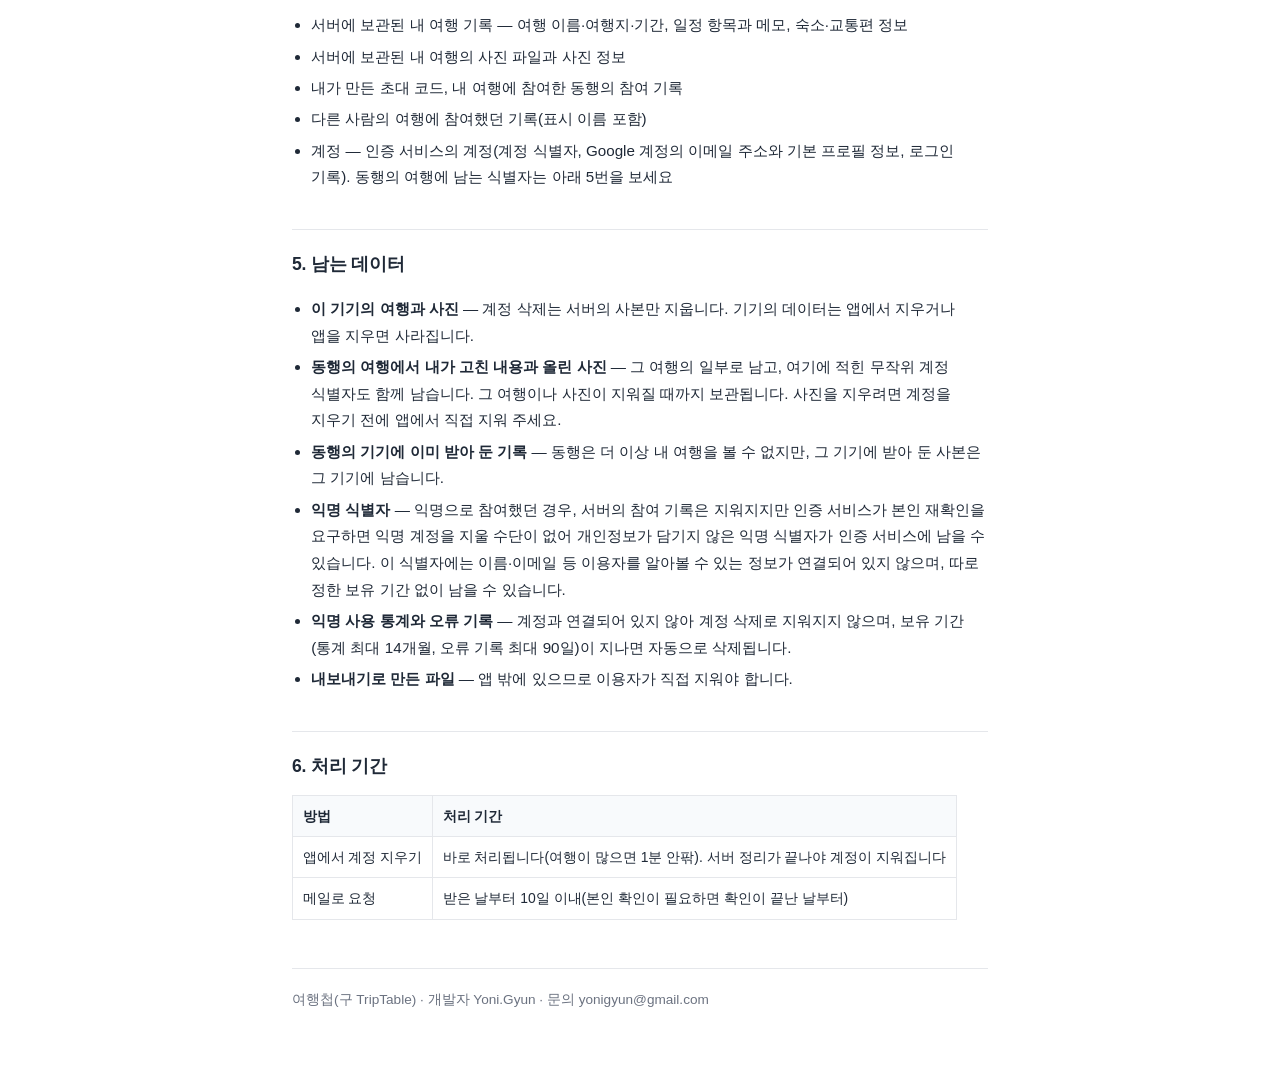
<file: triptable/delete/index.html>
<!DOCTYPE html>
<html lang="ko">
<head>
<meta charset="utf-8">
<meta name="viewport" content="width=device-width, initial-scale=1">
<title>여행첩 계정·데이터 삭제 요청</title>
<link rel="stylesheet" href="../../assets/policy.css">
</head>
<body>

<h1>여행첩 계정·데이터 삭제 요청</h1>
<p class="meta">
  앱: 여행첩(구 TripTable, Android) · 개발자: Yoni.Gyun · 최종 수정일: 2026년 10월 9일<br>
  <a href="../">개인정보 처리방침</a> · <a href="../en/delete/">English</a>
</p>

<div class="lead">
  <p><strong>요약</strong></p>
  <p>· 앱이 있으면 <strong>설정 ▸ 보관 ▸ 계정 지우기</strong>로 바로 지울 수 있습니다.</p>
  <p>· 앱을 이미 지웠다면 <a href="mailto:yonigyun@gmail.com?subject=%EC%97%AC%ED%96%89%EC%B2%A9%20%EB%8D%B0%EC%9D%B4%ED%84%B0%20%EC%82%AD%EC%A0%9C%20%EC%9A%94%EC%B2%AD">yonigyun@gmail.com</a>
    으로 메일을 보내 주세요. 받은 날부터 <strong>10일 이내</strong>에 지우고 결과를 알려 드립니다.</p>
  <p>· 계정을 연결한 적도, 함께 편집에 참여한 적도 없다면 서버에 지울 데이터가 없습니다.</p>
</div>

<h2>1. 서버에 지울 데이터가 있는지 먼저 확인해 주세요</h2>
<p>
  여행첩의 여행 기록과 사진은 기기 안에 저장됩니다. <strong>설정 ▸ 보관에서 Google 계정을 연결했거나,
  초대 코드로 다른 사람의 여행에 함께 편집으로 참여한 경우에만</strong> 여행첩 서버에 사본과 계정이
  만들어집니다. 둘 다 한 적이 없다면 서버에는 지울 데이터가 없으며, 기기의 데이터는 앱을 지우면 함께
  지워집니다.
</p>

<h2>2. 앱에서 지우기</h2>
<ol>
  <li>여행첩을 열고 홈 화면 오른쪽 위의 <strong>⋮(설정)</strong>을 누릅니다.</li>
  <li><strong>보관</strong>을 누릅니다.</li>
  <li>맨 아래의 <strong>계정 지우기</strong>를 누르고, 확인 창에서 한 번 더 <strong>계정 지우기</strong>를 누릅니다.</li>
  <li>Google 계정으로 연결한 경우, 최근 몇 분 안에 로그인하지 않았다면(대부분의 경우) 본인 확인을 위해
    계정 선택 창이 뜹니다. 같은 계정을 고르면 삭제가 이어집니다.</li>
</ol>
<p>
  서버 정리가 끝나야 계정이 지워집니다. 연결이 끊기는 등으로 끝나지 않으면 계정을 지우지 않고 알려
  드리므로, 연결을 확인하고 다시 시도해 주세요.
</p>

<h2>3. 앱 없이 요청하기</h2>
<p>
  앱을 이미 지웠거나 앱에서 지울 수 없는 상황이면 아래 주소로 메일을 보내 주세요.
  별도의 접수 양식 없이 메일로 접수합니다.
</p>
<ul>
  <li><strong>받는 사람</strong>: <a href="mailto:yonigyun@gmail.com?subject=%EC%97%AC%ED%96%89%EC%B2%A9%20%EB%8D%B0%EC%9D%B4%ED%84%B0%20%EC%82%AD%EC%A0%9C%20%EC%9A%94%EC%B2%AD">yonigyun@gmail.com</a></li>
  <li><strong>제목</strong>: 여행첩 데이터 삭제 요청</li>
  <li><strong>보내는 주소</strong>: 여행첩에 <strong>연결했던 Google 계정의 이메일 주소</strong>에서 보내 주세요.
    그 주소로 계정을 찾고, 본인이 보낸 요청인지 확인합니다. 다른 주소에서 보내면 본인 확인을 위해
    추가로 여쭐 수 있습니다.</li>
</ul>
<p>
  받은 날부터 <strong>10일 이내</strong>에 삭제하고, 보내 주신 주소로 결과를 알려 드립니다.
  본인 확인이 필요한 경우에는 확인이 끝난 날부터 셉니다. 요청 메일은 삭제 요청을 처리하고 결과를
  알리는 데에만 씁니다.
</p>

<h3>익명으로 함께 편집에 참여한 경우</h3>
<p>
  Google 계정을 연결하지 않고 초대 코드로만 참여했다면, 그 계정에는 이름·이메일이 없어서 앱 없이는
  본인을 확인할 방법이 없습니다. 이 경우 서버에 있는 것은 참여 기록과 그 여행에서 고친 내용·올린 사진뿐입니다.
  다음 중 하나로 지울 수 있습니다.
</p>
<ul>
  <li>앱이 아직 있다면 위 2번의 방법으로 지웁니다.</li>
  <li>그 여행을 만든 사람에게 <strong>함께 편집 끝내기</strong>를 부탁합니다. 끝내면 그 여행의 참여 기록이
    지워집니다.</li>
  <li>그래도 어렵다면 참여했던 여행과 참여 시기를 적어 위 주소로 메일을 보내 주세요.
    확인할 수 있는 범위에서 처리하고 결과를 알려 드립니다.</li>
</ul>

<h2>4. 지워지는 데이터</h2>
<ul>
  <li>서버에 보관된 내 여행 기록 — 여행 이름·여행지·기간, 일정 항목과 메모, 숙소·교통편 정보</li>
  <li>서버에 보관된 내 여행의 사진 파일과 사진 정보</li>
  <li>내가 만든 초대 코드, 내 여행에 참여한 동행의 참여 기록</li>
  <li>다른 사람의 여행에 참여했던 기록(표시 이름 포함)</li>
  <li>계정 — 인증 서비스의 계정(계정 식별자, Google 계정의 이메일 주소와 기본 프로필 정보, 로그인 기록).
    동행의 여행에 남는 식별자는 아래 5번을 보세요</li>
</ul>

<h2>5. 남는 데이터</h2>
<ul>
  <li><strong>이 기기의 여행과 사진</strong> — 계정 삭제는 서버의 사본만 지웁니다. 기기의 데이터는 앱에서
    지우거나 앱을 지우면 사라집니다.</li>
  <li><strong>동행의 여행에서 내가 고친 내용과 올린 사진</strong> — 그 여행의 일부로 남고, 여기에 적힌 무작위
    계정 식별자도 함께 남습니다. 그 여행이나 사진이 지워질 때까지 보관됩니다. 사진을 지우려면 계정을 지우기
    전에 앱에서 직접 지워 주세요.</li>
  <li><strong>동행의 기기에 이미 받아 둔 기록</strong> — 동행은 더 이상 내 여행을 볼 수 없지만, 그 기기에
    받아 둔 사본은 그 기기에 남습니다.</li>
  <li><strong>익명 식별자</strong> — 익명으로 참여했던 경우, 서버의 참여 기록은 지워지지만 인증 서비스가 본인
    재확인을 요구하면 익명 계정을 지울 수단이 없어 개인정보가 담기지 않은 익명 식별자가 인증 서비스에 남을
    수 있습니다. 이 식별자에는 이름·이메일 등 이용자를 알아볼 수 있는 정보가 연결되어 있지 않으며, 따로 정한
    보유 기간 없이 남을 수 있습니다.</li>
  <li><strong>익명 사용 통계와 오류 기록</strong> — 계정과 연결되어 있지 않아 계정 삭제로 지워지지 않으며,
    보유 기간(통계 최대 14개월, 오류 기록 최대 90일)이 지나면 자동으로 삭제됩니다.</li>
  <li><strong>내보내기로 만든 파일</strong> — 앱 밖에 있으므로 이용자가 직접 지워야 합니다.</li>
</ul>

<h2>6. 처리 기간</h2>
<table>
  <thead>
    <tr><th>방법</th><th>처리 기간</th></tr>
  </thead>
  <tbody>
    <tr>
      <td>앱에서 계정 지우기</td>
      <td>바로 처리됩니다(여행이 많으면 1분 안팎). 서버 정리가 끝나야 계정이 지워집니다</td>
    </tr>
    <tr>
      <td>메일로 요청</td>
      <td>받은 날부터 10일 이내(본인 확인이 필요하면 확인이 끝난 날부터)</td>
    </tr>
  </tbody>
</table>

<footer>
  여행첩(구 TripTable) · 개발자 Yoni.Gyun · 문의 yonigyun@gmail.com
</footer>

</body>
</html>
</file>
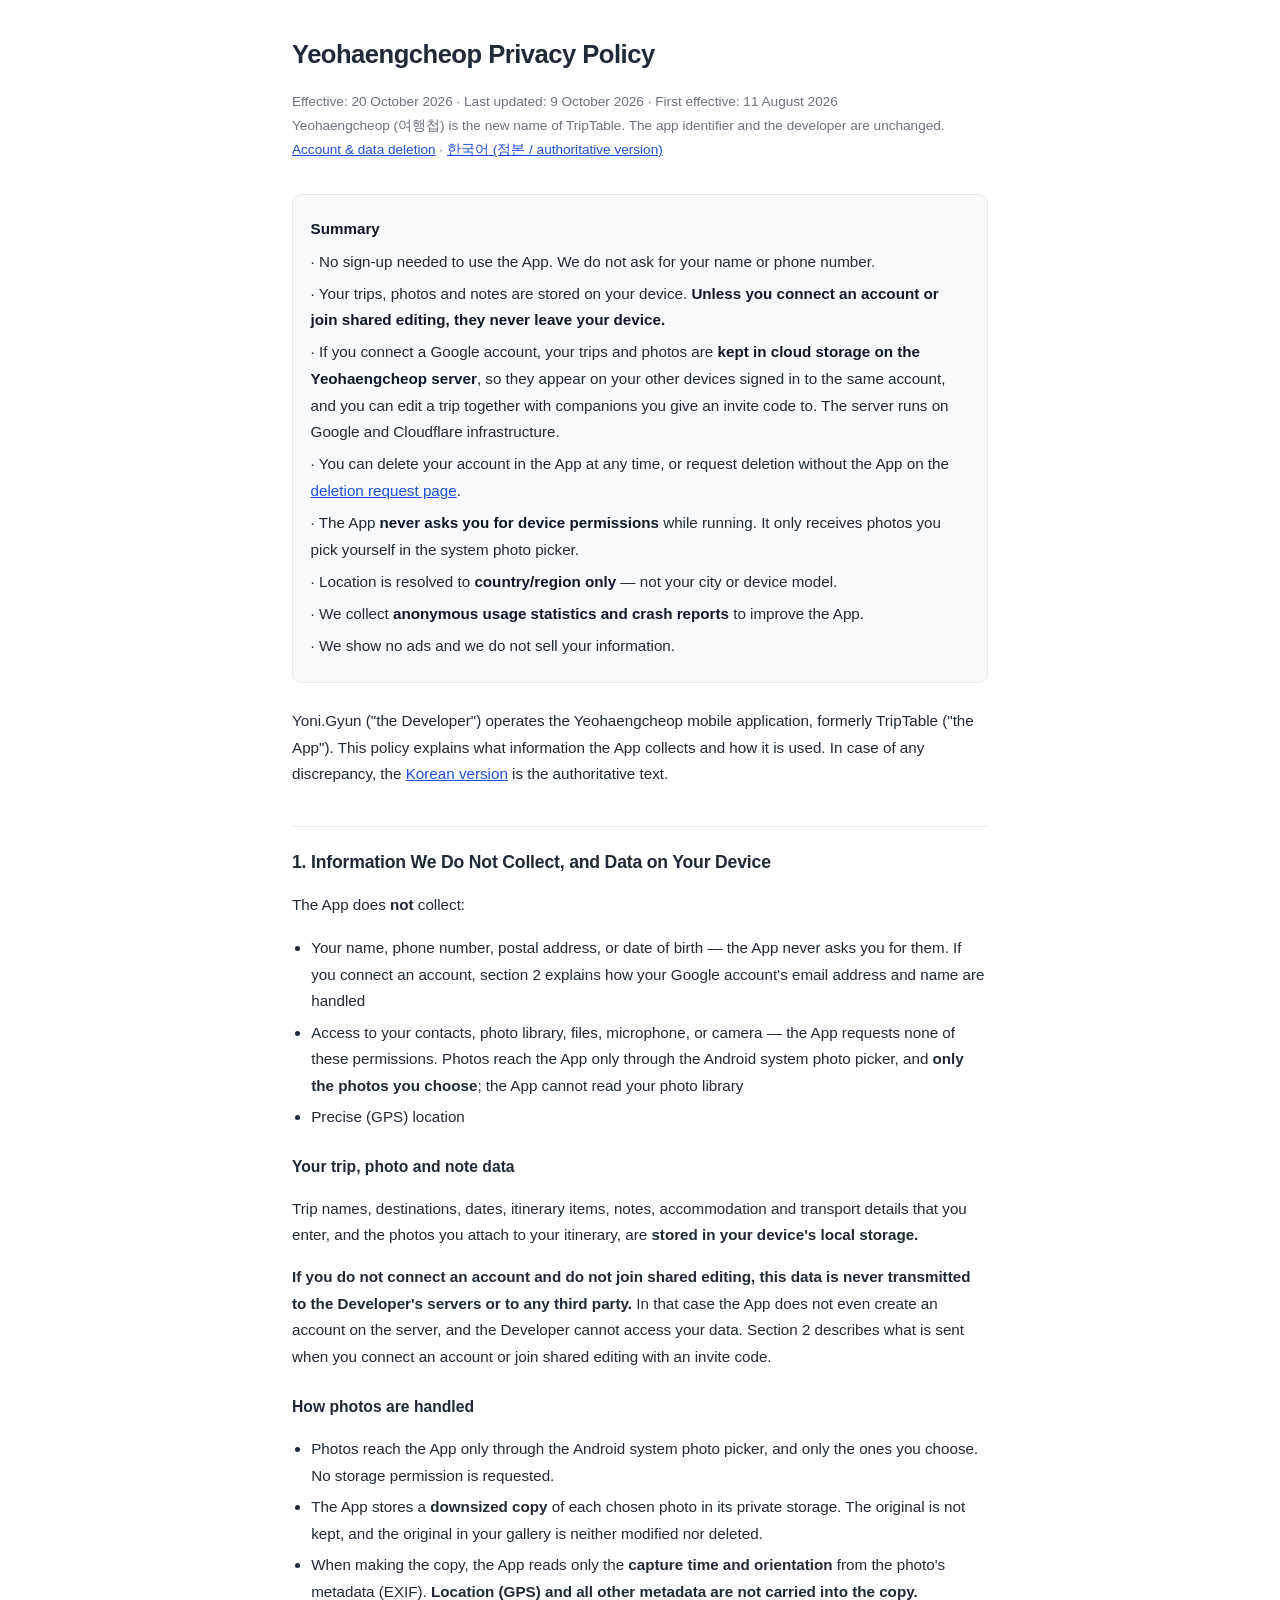
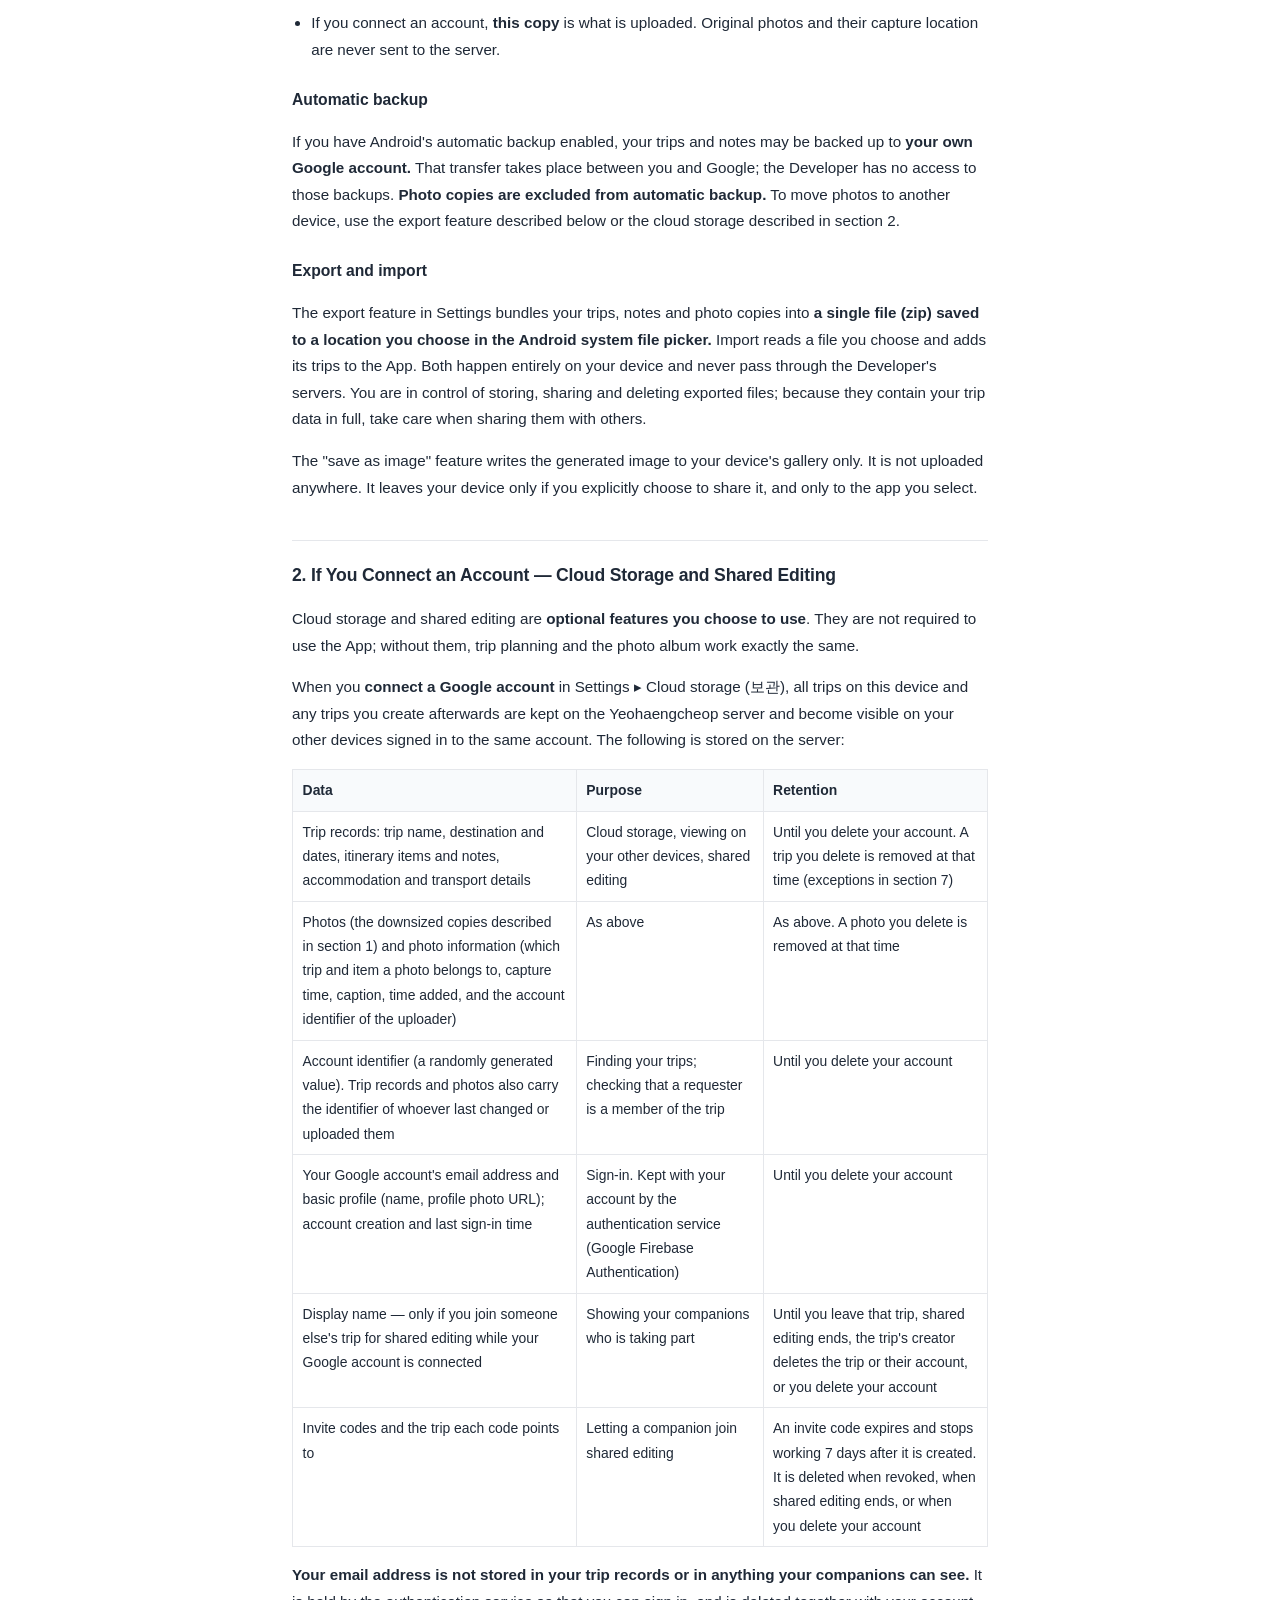
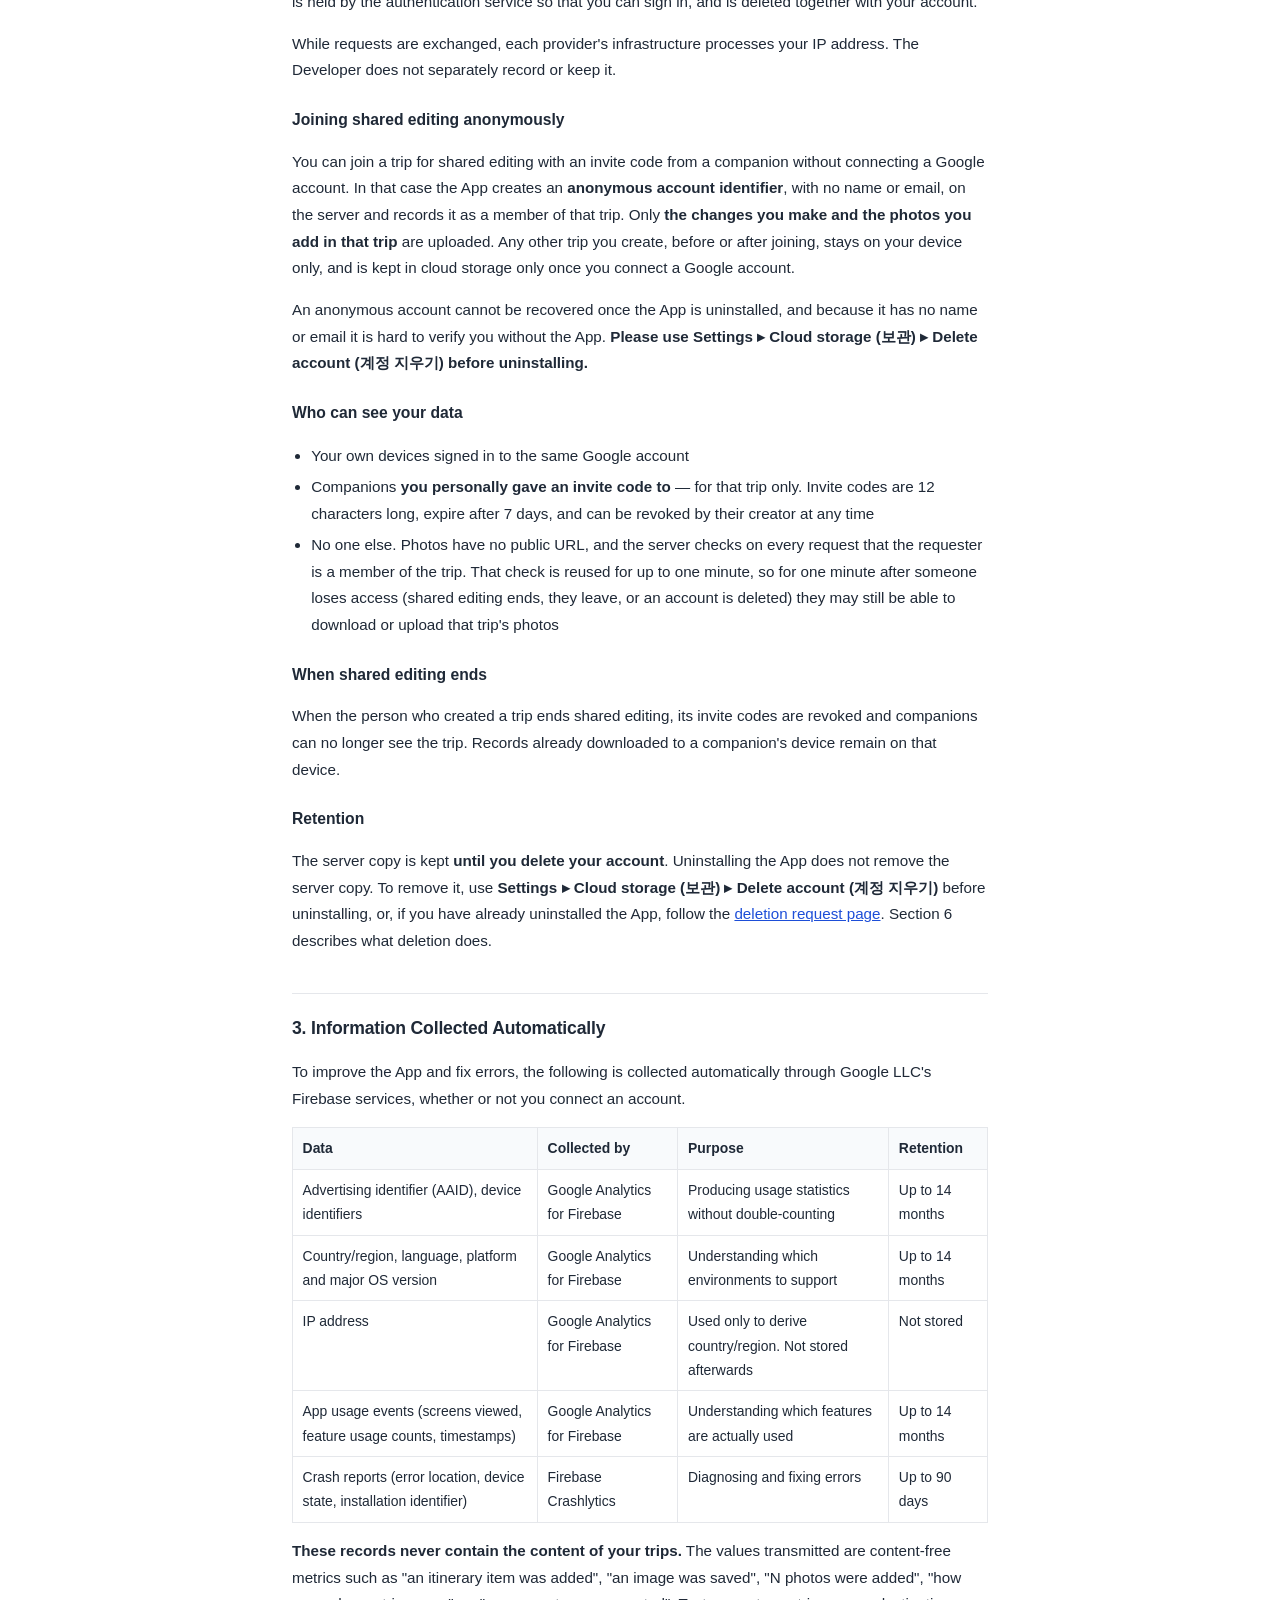
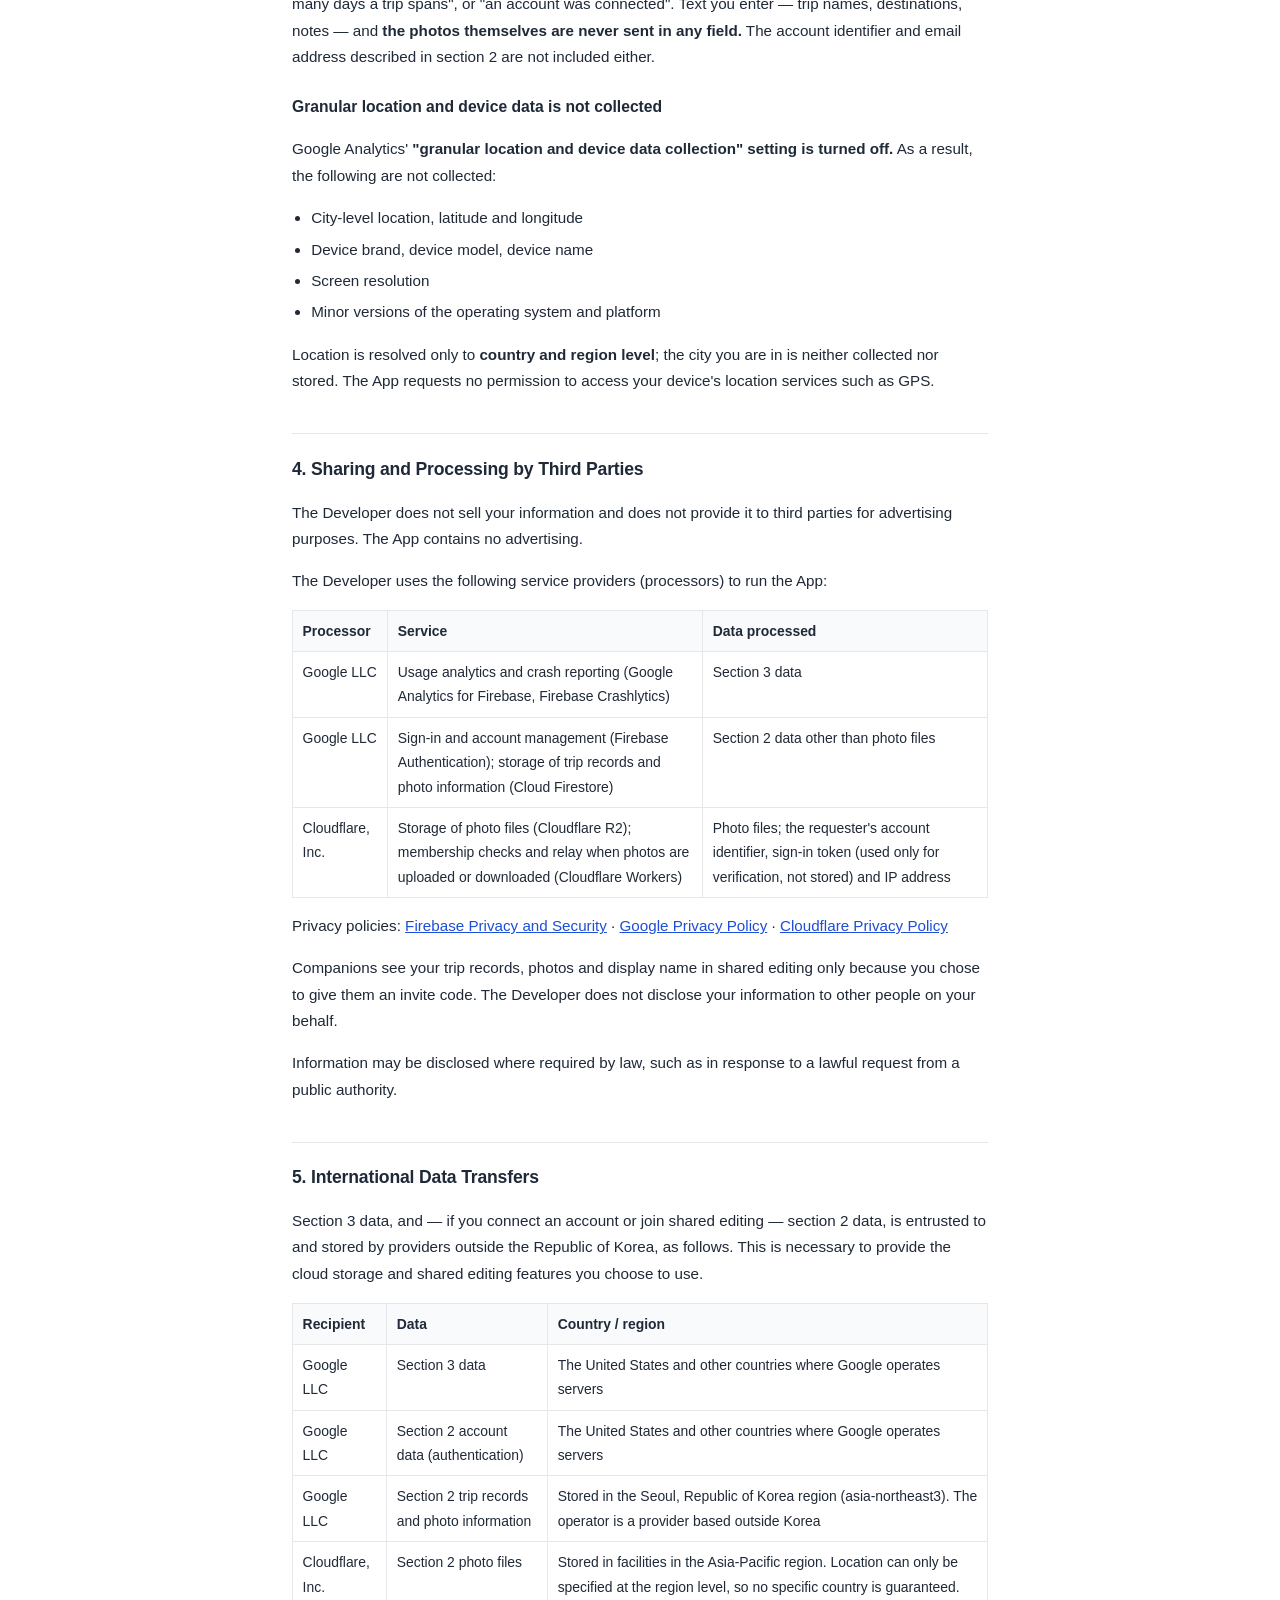
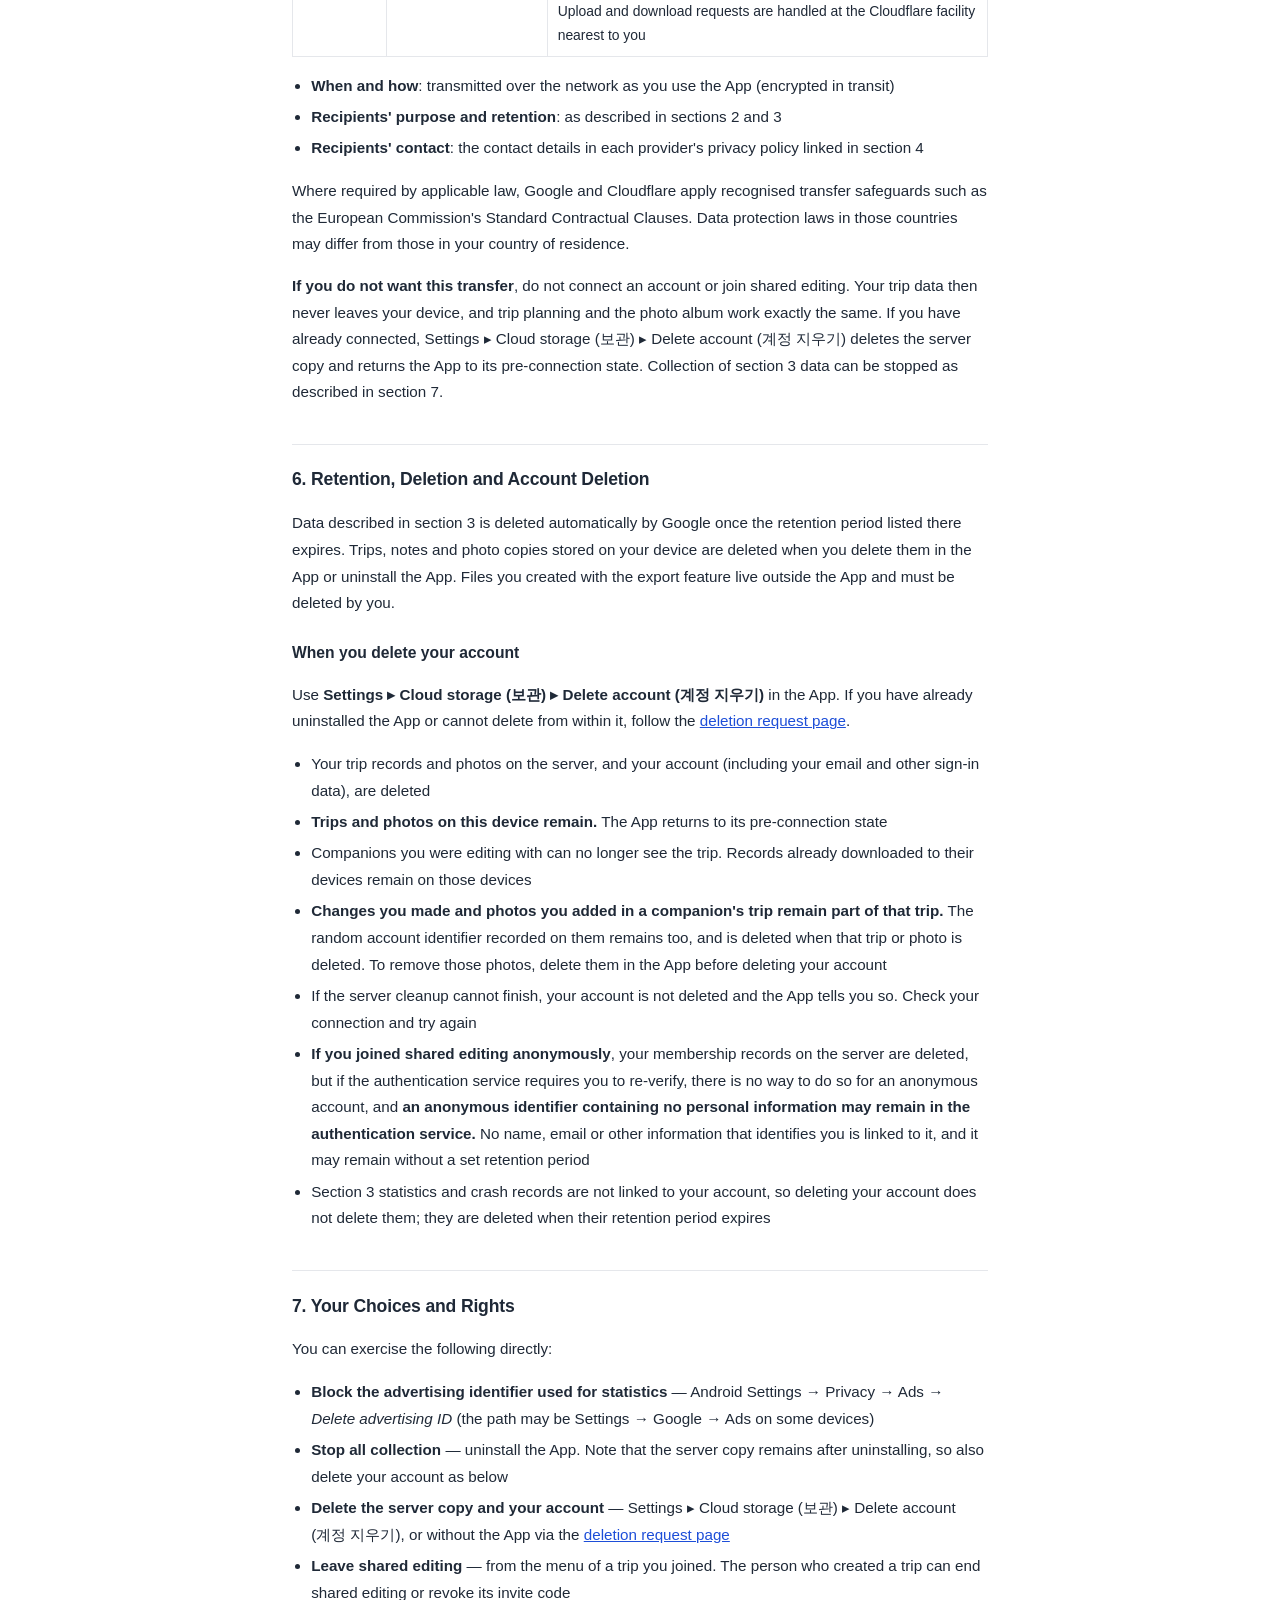
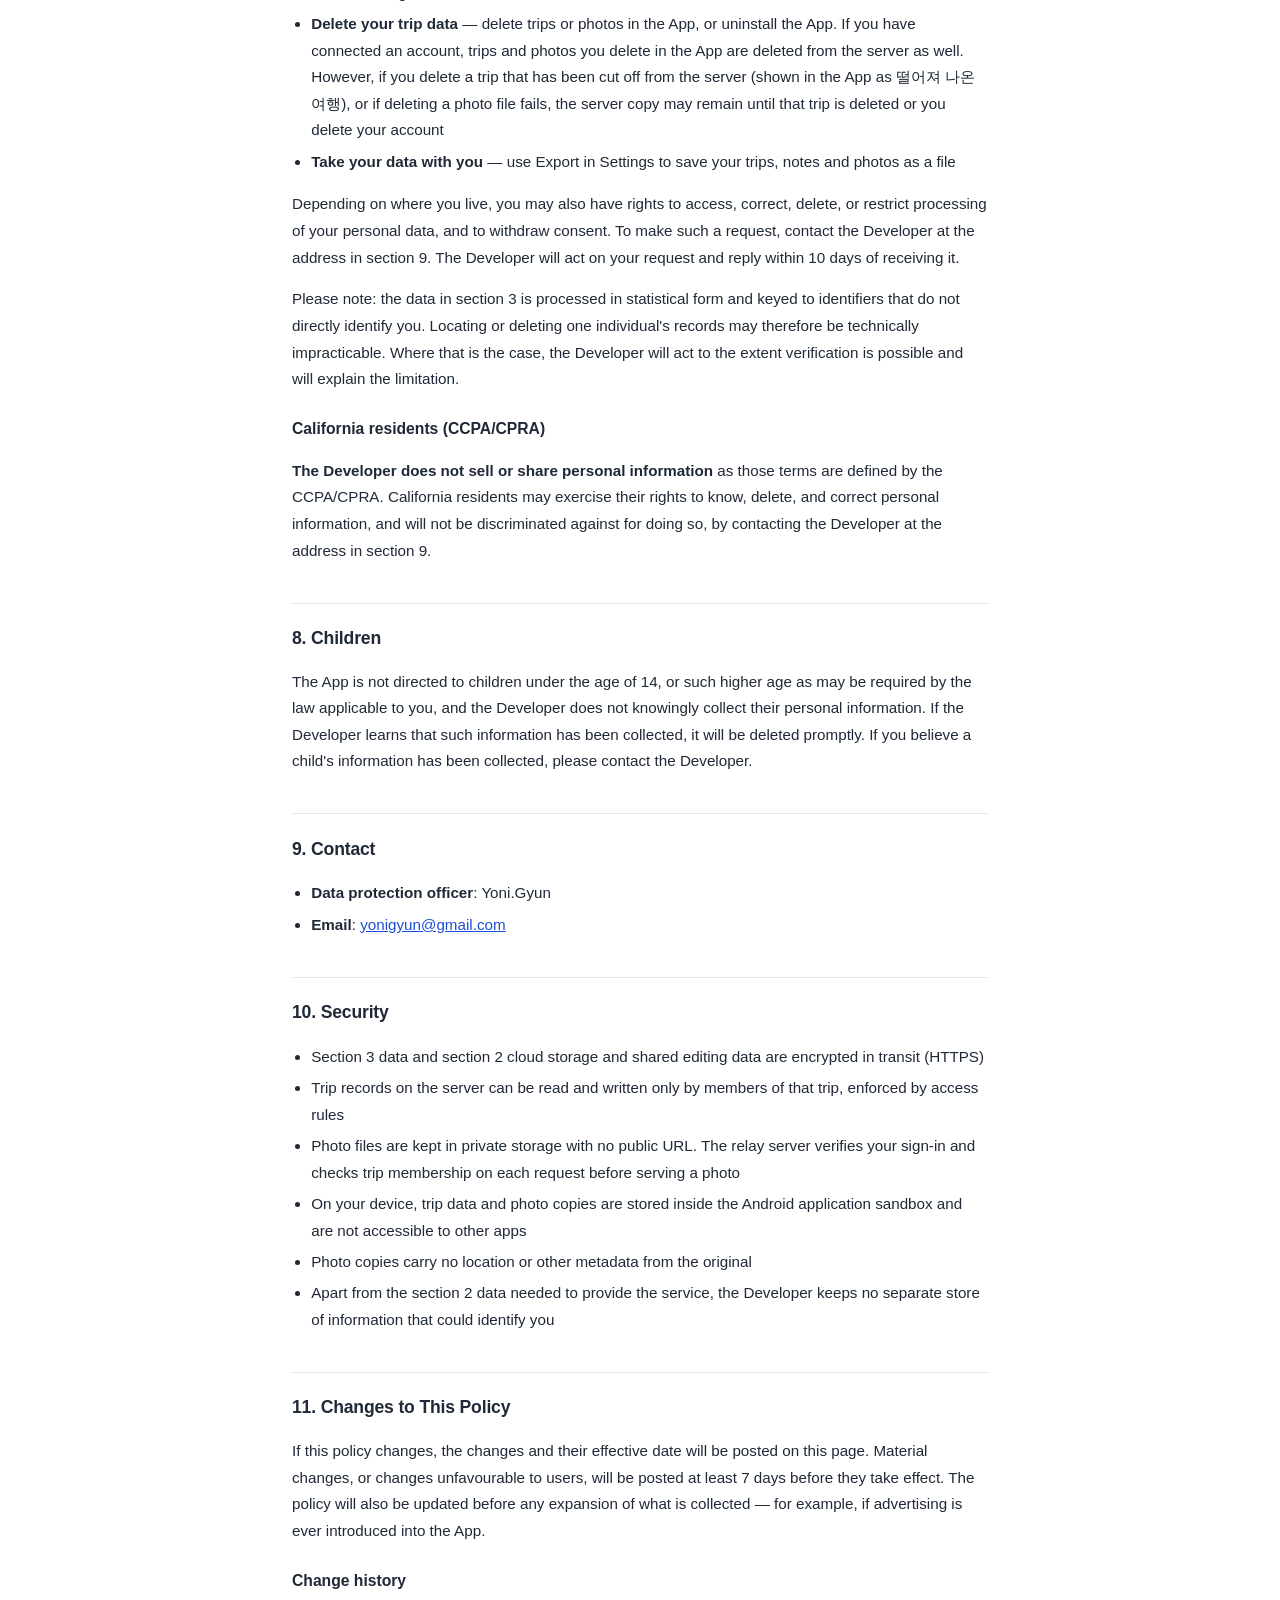
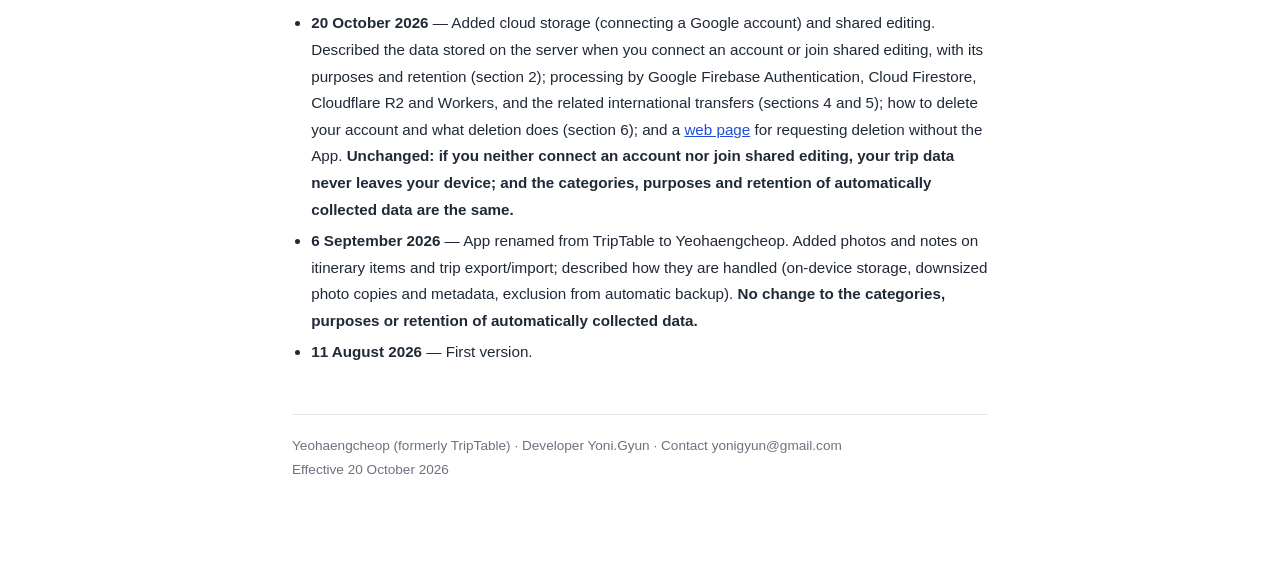
<file: triptable/en/index.html>
<!DOCTYPE html>
<html lang="en">
<head>
<meta charset="utf-8">
<meta name="viewport" content="width=device-width, initial-scale=1">
<title>Yeohaengcheop (formerly TripTable) Privacy Policy</title>
<link rel="stylesheet" href="../../assets/policy.css">
</head>
<body>

<h1>Yeohaengcheop Privacy Policy</h1>
<p class="meta">
  Effective: 20 October 2026 · Last updated: 9 October 2026 · First effective: 11 August 2026<br>
  Yeohaengcheop (여행첩) is the new name of TripTable. The app identifier and the developer are unchanged.<br>
  <a href="delete/">Account &amp; data deletion</a> · <a href="../">한국어 (정본 / authoritative version)</a>
</p>

<div class="lead">
  <p><strong>Summary</strong></p>
  <p>· No sign-up needed to use the App. We do not ask for your name or phone number.</p>
  <p>· Your trips, photos and notes are stored on your device. <strong>Unless you connect an account or
    join shared editing, they never leave your device.</strong></p>
  <p>· If you connect a Google account, your trips and photos are <strong>kept in cloud storage on the
    Yeohaengcheop server</strong>, so they appear on your other devices signed in to the same account, and you
    can edit a trip together with companions you give an invite code to. The server runs on Google and
    Cloudflare infrastructure.</p>
  <p>· You can delete your account in the App at any time, or request deletion without the App on the
    <a href="delete/">deletion request page</a>.</p>
  <p>· The App <strong>never asks you for device permissions</strong> while running. It only receives photos you pick yourself in the system photo picker.</p>
  <p>· Location is resolved to <strong>country/region only</strong> — not your city or device model.</p>
  <p>· We collect <strong>anonymous usage statistics and crash reports</strong> to improve the App.</p>
  <p>· We show no ads and we do not sell your information.</p>
</div>

<p>
  Yoni.Gyun ("the Developer") operates the Yeohaengcheop mobile application, formerly TripTable ("the App").
  This policy explains what information the App collects and how it is used.
  In case of any discrepancy, the
  <a href="../">Korean version</a> is the authoritative text.
</p>

<h2>1. Information We Do Not Collect, and Data on Your Device</h2>
<p>The App does <strong>not</strong> collect:</p>
<ul>
  <li>Your name, phone number, postal address, or date of birth — the App never asks you for them. If you
    connect an account, section 2 explains how your Google account's email address and name are handled</li>
  <li>Access to your contacts, photo library, files, microphone, or camera — the App requests none of
    these permissions. Photos reach the App only through the Android system photo picker, and
    <strong>only the photos you choose</strong>; the App cannot read your photo library</li>
  <li>Precise (GPS) location</li>
</ul>

<h3>Your trip, photo and note data</h3>
<p>
  Trip names, destinations, dates, itinerary items, notes, accommodation and transport details that
  you enter, and the photos you attach to your itinerary, are <strong>stored in your device's local
  storage.</strong>
</p>
<p>
  <strong>If you do not connect an account and do not join shared editing, this data is never transmitted
  to the Developer's servers or to any third party.</strong> In that case the App does not even create an
  account on the server, and the Developer cannot access your data. Section 2 describes what is sent when you
  connect an account or join shared editing with an invite code.
</p>
<h3>How photos are handled</h3>
<ul>
  <li>Photos reach the App only through the Android system photo picker, and only the ones you
    choose. No storage permission is requested.</li>
  <li>The App stores a <strong>downsized copy</strong> of each chosen photo in its private storage. The
    original is not kept, and the original in your gallery is neither modified nor deleted.</li>
  <li>When making the copy, the App reads only the <strong>capture time and orientation</strong> from the
    photo's metadata (EXIF). <strong>Location (GPS) and all other metadata are not carried into the
    copy.</strong></li>
  <li>If you connect an account, <strong>this copy</strong> is what is uploaded. Original photos and their
    capture location are never sent to the server.</li>
</ul>
<h3>Automatic backup</h3>
<p>
  If you have Android's automatic backup enabled, your trips and notes may be backed up to
  <strong>your own Google account.</strong> That transfer takes place between you and Google;
  the Developer has no access to those backups. <strong>Photo copies are excluded from automatic
  backup.</strong> To move photos to another device, use the export feature described below or the cloud
  storage described in section 2.
</p>
<h3>Export and import</h3>
<p>
  The export feature in Settings bundles your trips, notes and photo copies into <strong>a single
  file (zip) saved to a location you choose in the Android system file picker.</strong> Import reads a
  file you choose and adds its trips to the App. Both happen entirely on your device and never pass
  through the Developer's servers. You are in control of storing, sharing and deleting exported
  files; because they contain your trip data in full, take care when sharing them with others.
</p>
<p>
  The "save as image" feature writes the generated image to your device's gallery only. It is not
  uploaded anywhere. It leaves your device only if you explicitly choose to share it, and only to
  the app you select.
</p>

<h2>2. If You Connect an Account — Cloud Storage and Shared Editing</h2>
<p>
  Cloud storage and shared editing are <strong>optional features you choose to use</strong>. They are not
  required to use the App; without them, trip planning and the photo album work exactly the same.
</p>
<p>
  When you <strong>connect a Google account</strong> in Settings ▸ Cloud storage (보관), all trips on this
  device and any trips you create afterwards are kept on the Yeohaengcheop server and become visible on your
  other devices signed in to the same account. The following is stored on the server:
</p>

<table>
  <thead>
    <tr><th>Data</th><th>Purpose</th><th>Retention</th></tr>
  </thead>
  <tbody>
    <tr>
      <td>Trip records: trip name, destination and dates, itinerary items and notes, accommodation and transport details</td>
      <td>Cloud storage, viewing on your other devices, shared editing</td>
      <td>Until you delete your account. A trip you delete is removed at that time (exceptions in section 7)</td>
    </tr>
    <tr>
      <td>Photos (the downsized copies described in section 1) and photo information (which trip and item a photo belongs to, capture time, caption, time added, and the account identifier of the uploader)</td>
      <td>As above</td>
      <td>As above. A photo you delete is removed at that time</td>
    </tr>
    <tr>
      <td>Account identifier (a randomly generated value). Trip records and photos also carry the identifier of whoever last changed or uploaded them</td>
      <td>Finding your trips; checking that a requester is a member of the trip</td>
      <td>Until you delete your account</td>
    </tr>
    <tr>
      <td>Your Google account's email address and basic profile (name, profile photo URL); account creation and last sign-in time</td>
      <td>Sign-in. Kept with your account by the authentication service (Google Firebase Authentication)</td>
      <td>Until you delete your account</td>
    </tr>
    <tr>
      <td>Display name — only if you join someone else's trip for shared editing while your Google account is connected</td>
      <td>Showing your companions who is taking part</td>
      <td>Until you leave that trip, shared editing ends, the trip's creator deletes the trip or their account, or you delete your account</td>
    </tr>
    <tr>
      <td>Invite codes and the trip each code points to</td>
      <td>Letting a companion join shared editing</td>
      <td>An invite code expires and stops working 7 days after it is created. It is deleted when revoked, when shared editing ends, or when you delete your account</td>
    </tr>
  </tbody>
</table>

<p>
  <strong>Your email address is not stored in your trip records or in anything your companions can see.</strong>
  It is held by the authentication service so that you can sign in, and is deleted together with your account.
</p>
<p>
  While requests are exchanged, each provider's infrastructure processes your IP address. The Developer does
  not separately record or keep it.
</p>

<h3>Joining shared editing anonymously</h3>
<p>
  You can join a trip for shared editing with an invite code from a companion without connecting a Google
  account. In that case the App creates an <strong>anonymous account identifier</strong>, with no name or
  email, on the server and records it as a member of that trip. Only <strong>the changes you make and the
  photos you add in that trip</strong> are uploaded. Any other trip you create, before or after joining, stays
  on your device only, and is kept in cloud storage only once you connect a Google account.
</p>
<p>
  An anonymous account cannot be recovered once the App is uninstalled, and because it has no name or
  email it is hard to verify you without the App. <strong>Please use Settings ▸ Cloud storage (보관) ▸ Delete
  account (계정 지우기) before uninstalling.</strong>
</p>

<h3>Who can see your data</h3>
<ul>
  <li>Your own devices signed in to the same Google account</li>
  <li>Companions <strong>you personally gave an invite code to</strong> — for that trip only. Invite codes are
    12 characters long, expire after 7 days, and can be revoked by their creator at any time</li>
  <li>No one else. Photos have no public URL, and the server checks on every request that the requester is a
    member of the trip. That check is reused for up to one minute, so for one minute after someone loses
    access (shared editing ends, they leave, or an account is deleted) they may still be able to download or
    upload that trip's photos</li>
</ul>

<h3>When shared editing ends</h3>
<p>
  When the person who created a trip ends shared editing, its invite codes are revoked and companions can no
  longer see the trip. Records already downloaded to a companion's device remain on that device.
</p>

<h3>Retention</h3>
<p>
  The server copy is kept <strong>until you delete your account</strong>. Uninstalling the App does not
  remove the server copy. To remove it, use <strong>Settings ▸ Cloud storage (보관) ▸ Delete account
  (계정 지우기)</strong> before uninstalling, or, if you have already uninstalled the App, follow the
  <a href="delete/">deletion request page</a>. Section 6 describes what deletion does.
</p>

<h2>3. Information Collected Automatically</h2>
<p>
  To improve the App and fix errors, the following is collected automatically through
  Google LLC's Firebase services, whether or not you connect an account.
</p>

<table>
  <thead>
    <tr><th>Data</th><th>Collected by</th><th>Purpose</th><th>Retention</th></tr>
  </thead>
  <tbody>
    <tr>
      <td>Advertising identifier (AAID), device identifiers</td>
      <td>Google Analytics for Firebase</td>
      <td>Producing usage statistics without double-counting</td>
      <td>Up to 14 months</td>
    </tr>
    <tr>
      <td>Country/region, language, platform and major OS version</td>
      <td>Google Analytics for Firebase</td>
      <td>Understanding which environments to support</td>
      <td>Up to 14 months</td>
    </tr>
    <tr>
      <td>IP address</td>
      <td>Google Analytics for Firebase</td>
      <td>Used only to derive country/region. Not stored afterwards</td>
      <td>Not stored</td>
    </tr>
    <tr>
      <td>App usage events (screens viewed, feature usage counts, timestamps)</td>
      <td>Google Analytics for Firebase</td>
      <td>Understanding which features are actually used</td>
      <td>Up to 14 months</td>
    </tr>
    <tr>
      <td>Crash reports (error location, device state, installation identifier)</td>
      <td>Firebase Crashlytics</td>
      <td>Diagnosing and fixing errors</td>
      <td>Up to 90 days</td>
    </tr>
  </tbody>
</table>

<p>
  <strong>These records never contain the content of your trips.</strong> The values transmitted are
  content-free metrics such as "an itinerary item was added", "an image was saved", "N photos were
  added", "how many days a trip spans", or "an account was connected". Text you enter — trip names,
  destinations, notes — and <strong>the photos themselves are never sent in any field.</strong> The account
  identifier and email address described in section 2 are not included either.
</p>

<h3>Granular location and device data is not collected</h3>
<p>
  Google Analytics' <strong>"granular location and device data collection" setting is turned off.</strong>
  As a result, the following are not collected:
</p>
<ul>
  <li>City-level location, latitude and longitude</li>
  <li>Device brand, device model, device name</li>
  <li>Screen resolution</li>
  <li>Minor versions of the operating system and platform</li>
</ul>
<p>
  Location is resolved only to <strong>country and region level</strong>; the city you are in is
  neither collected nor stored. The App requests no permission to access your device's location
  services such as GPS.
</p>

<h2>4. Sharing and Processing by Third Parties</h2>
<p>
  The Developer does not sell your information and does not provide it to third parties for
  advertising purposes. The App contains no advertising.
</p>
<p>The Developer uses the following service providers (processors) to run the App:</p>
<table>
  <thead>
    <tr><th>Processor</th><th>Service</th><th>Data processed</th></tr>
  </thead>
  <tbody>
    <tr>
      <td>Google LLC</td>
      <td>Usage analytics and crash reporting (Google Analytics for Firebase, Firebase Crashlytics)</td>
      <td>Section 3 data</td>
    </tr>
    <tr>
      <td>Google LLC</td>
      <td>Sign-in and account management (Firebase Authentication); storage of trip records and photo information (Cloud Firestore)</td>
      <td>Section 2 data other than photo files</td>
    </tr>
    <tr>
      <td>Cloudflare, Inc.</td>
      <td>Storage of photo files (Cloudflare R2); membership checks and relay when photos are uploaded or downloaded (Cloudflare Workers)</td>
      <td>Photo files; the requester's account identifier, sign-in token (used only for verification, not stored) and IP address</td>
    </tr>
  </tbody>
</table>
<p>
  Privacy policies:
  <a href="https://firebase.google.com/support/privacy" target="_blank" rel="noopener noreferrer">Firebase Privacy and Security</a> ·
  <a href="https://policies.google.com/privacy" target="_blank" rel="noopener noreferrer">Google Privacy Policy</a> ·
  <a href="https://www.cloudflare.com/privacypolicy/" target="_blank" rel="noopener noreferrer">Cloudflare Privacy Policy</a>
</p>
<p>
  Companions see your trip records, photos and display name in shared editing only because you chose to give
  them an invite code. The Developer does not disclose your information to other people on your behalf.
</p>
<p>
  Information may be disclosed where required by law, such as in response to a lawful request from
  a public authority.
</p>

<h2>5. International Data Transfers</h2>
<p>
  Section 3 data, and — if you connect an account or join shared editing — section 2 data, is entrusted to
  and stored by providers outside the Republic of Korea, as follows. This is necessary to provide the cloud
  storage and shared editing features you choose to use.
</p>
<table>
  <thead>
    <tr><th>Recipient</th><th>Data</th><th>Country / region</th></tr>
  </thead>
  <tbody>
    <tr>
      <td>Google LLC</td>
      <td>Section 3 data</td>
      <td>The United States and other countries where Google operates servers</td>
    </tr>
    <tr>
      <td>Google LLC</td>
      <td>Section 2 account data (authentication)</td>
      <td>The United States and other countries where Google operates servers</td>
    </tr>
    <tr>
      <td>Google LLC</td>
      <td>Section 2 trip records and photo information</td>
      <td>Stored in the Seoul, Republic of Korea region (asia-northeast3). The operator is a provider based outside Korea</td>
    </tr>
    <tr>
      <td>Cloudflare, Inc.</td>
      <td>Section 2 photo files</td>
      <td>Stored in facilities in the Asia-Pacific region. Location can only be specified at the region level,
        so no specific country is guaranteed. Upload and download requests are handled at the Cloudflare
        facility nearest to you</td>
    </tr>
  </tbody>
</table>
<ul>
  <li><strong>When and how</strong>: transmitted over the network as you use the App (encrypted in transit)</li>
  <li><strong>Recipients' purpose and retention</strong>: as described in sections 2 and 3</li>
  <li><strong>Recipients' contact</strong>: the contact details in each provider's privacy policy linked in section 4</li>
</ul>
<p>
  Where required by applicable law, Google and Cloudflare apply recognised transfer safeguards such as the
  European Commission's Standard Contractual Clauses. Data protection laws in those countries may differ from
  those in your country of residence.
</p>
<p>
  <strong>If you do not want this transfer</strong>, do not connect an account or join shared editing. Your
  trip data then never leaves your device, and trip planning and the photo album work exactly the same. If
  you have already connected, Settings ▸ Cloud storage (보관) ▸ Delete account (계정 지우기) deletes the
  server copy and returns the App to its pre-connection state. Collection of section 3 data can be stopped
  as described in section 7.
</p>

<h2>6. Retention, Deletion and Account Deletion</h2>
<p>
  Data described in section 3 is deleted automatically by Google once the retention period listed
  there expires. Trips, notes and photo copies stored on your device are deleted when you delete them
  in the App or uninstall the App. Files you created with the export feature live outside the App and
  must be deleted by you.
</p>
<h3>When you delete your account</h3>
<p>
  Use <strong>Settings ▸ Cloud storage (보관) ▸ Delete account (계정 지우기)</strong> in the App. If you
  have already uninstalled the App or cannot delete from within it, follow the
  <a href="delete/">deletion request page</a>.
</p>
<ul>
  <li>Your trip records and photos on the server, and your account (including your email and other sign-in
    data), are deleted</li>
  <li><strong>Trips and photos on this device remain.</strong> The App returns to its pre-connection state</li>
  <li>Companions you were editing with can no longer see the trip. Records already downloaded to their
    devices remain on those devices</li>
  <li><strong>Changes you made and photos you added in a companion's trip remain part of that trip.</strong>
    The random account identifier recorded on them remains too, and is deleted when that trip or photo is
    deleted. To remove those photos, delete them in the App before deleting your account</li>
  <li>If the server cleanup cannot finish, your account is not deleted and the App tells you so. Check your
    connection and try again</li>
  <li><strong>If you joined shared editing anonymously</strong>, your membership records on the server are
    deleted, but if the authentication service requires you to re-verify, there is no way to do so for an
    anonymous account, and <strong>an anonymous identifier containing no personal information may remain in
    the authentication service.</strong> No name, email or other information that identifies you is linked
    to it, and it may remain without a set retention period</li>
  <li>Section 3 statistics and crash records are not linked to your account, so deleting your account does
    not delete them; they are deleted when their retention period expires</li>
</ul>

<h2>7. Your Choices and Rights</h2>
<p>You can exercise the following directly:</p>
<ul>
  <li>
    <strong>Block the advertising identifier used for statistics</strong> —
    Android Settings → Privacy → Ads → <em>Delete advertising ID</em>
    (the path may be Settings → Google → Ads on some devices)
  </li>
  <li><strong>Stop all collection</strong> — uninstall the App. Note that the server copy remains after
    uninstalling, so also delete your account as below</li>
  <li><strong>Delete the server copy and your account</strong> — Settings ▸ Cloud storage (보관) ▸ Delete
    account (계정 지우기), or without the App via the <a href="delete/">deletion request page</a></li>
  <li><strong>Leave shared editing</strong> — from the menu of a trip you joined. The person who created a
    trip can end shared editing or revoke its invite code</li>
  <li><strong>Delete your trip data</strong> — delete trips or photos in the App, or uninstall the App. If you
    have connected an account, trips and photos you delete in the App are deleted from the server as well.
    However, if you delete a trip that has been cut off from the server (shown in the App as 떨어져 나온 여행), or if
    deleting a photo file fails, the server copy may remain until that trip is deleted or you delete your
    account</li>
  <li><strong>Take your data with you</strong> — use Export in Settings to save your trips, notes and photos as a file</li>
</ul>
<p>
  Depending on where you live, you may also have rights to access, correct, delete, or restrict
  processing of your personal data, and to withdraw consent. To make such a request, contact the
  Developer at the address in section 9. The Developer will act on your request and reply within 10 days
  of receiving it.
</p>
<p>
  Please note: the data in section 3 is processed in statistical form and keyed to identifiers that
  do not directly identify you. Locating or deleting one individual's records may therefore be
  technically impracticable. Where that is the case, the Developer will act to the extent verification
  is possible and will explain the limitation.
</p>
<h3>California residents (CCPA/CPRA)</h3>
<p>
  <strong>The Developer does not sell or share personal information</strong> as those terms are
  defined by the CCPA/CPRA. California residents may exercise their rights to know, delete, and
  correct personal information, and will not be discriminated against for doing so, by contacting
  the Developer at the address in section 9.
</p>

<h2>8. Children</h2>
<p>
  The App is not directed to children under the age of 14, or such higher age as may be required by
  the law applicable to you, and the Developer does not knowingly collect their personal information.
  If the Developer learns that such information has been collected, it will be deleted promptly.
  If you believe a child's information has been collected, please contact the Developer.
</p>

<h2>9. Contact</h2>
<ul>
  <li><strong>Data protection officer</strong>: Yoni.Gyun</li>
  <li><strong>Email</strong>: <a href="mailto:yonigyun@gmail.com">yonigyun@gmail.com</a></li>
</ul>

<h2>10. Security</h2>
<ul>
  <li>Section 3 data and section 2 cloud storage and shared editing data are encrypted in transit (HTTPS)</li>
  <li>Trip records on the server can be read and written only by members of that trip, enforced by access rules</li>
  <li>Photo files are kept in private storage with no public URL. The relay server verifies your sign-in and
    checks trip membership on each request before serving a photo</li>
  <li>On your device, trip data and photo copies are stored inside the Android application sandbox and are not accessible to other apps</li>
  <li>Photo copies carry no location or other metadata from the original</li>
  <li>Apart from the section 2 data needed to provide the service, the Developer keeps no separate store of information that could identify you</li>
</ul>

<h2>11. Changes to This Policy</h2>
<p>
  If this policy changes, the changes and their effective date will be posted on this page.
  Material changes, or changes unfavourable to users, will be posted at least 7 days before they
  take effect. The policy will also be updated before any expansion of what is collected — for
  example, if advertising is ever introduced into the App.
</p>

<h3>Change history</h3>
<ul>
  <li><strong>20 October 2026</strong> — Added cloud storage (connecting a Google account) and shared editing.
    Described the data stored on the server when you connect an account or join shared editing, with its
    purposes and retention (section 2); processing by Google Firebase Authentication, Cloud Firestore,
    Cloudflare R2 and Workers, and the related international transfers (sections 4 and 5); how to delete your
    account and what deletion does (section 6); and a <a href="delete/">web page</a> for requesting deletion
    without the App. <strong>Unchanged: if you neither connect an account nor join shared editing, your trip
    data never leaves your device; and the categories, purposes and retention of automatically collected data
    are the same.</strong></li>
  <li><strong>6 September 2026</strong> — App renamed from TripTable to Yeohaengcheop. Added photos and
    notes on itinerary items and trip export/import; described how they are handled (on-device storage,
    downsized photo copies and metadata, exclusion from automatic backup). <strong>No change to the
    categories, purposes or retention of automatically collected data.</strong></li>
  <li><strong>11 August 2026</strong> — First version.</li>
</ul>

<footer>
  Yeohaengcheop (formerly TripTable) · Developer Yoni.Gyun · Contact yonigyun@gmail.com<br>
  Effective 20 October 2026
</footer>

</body>
</html>
</file>
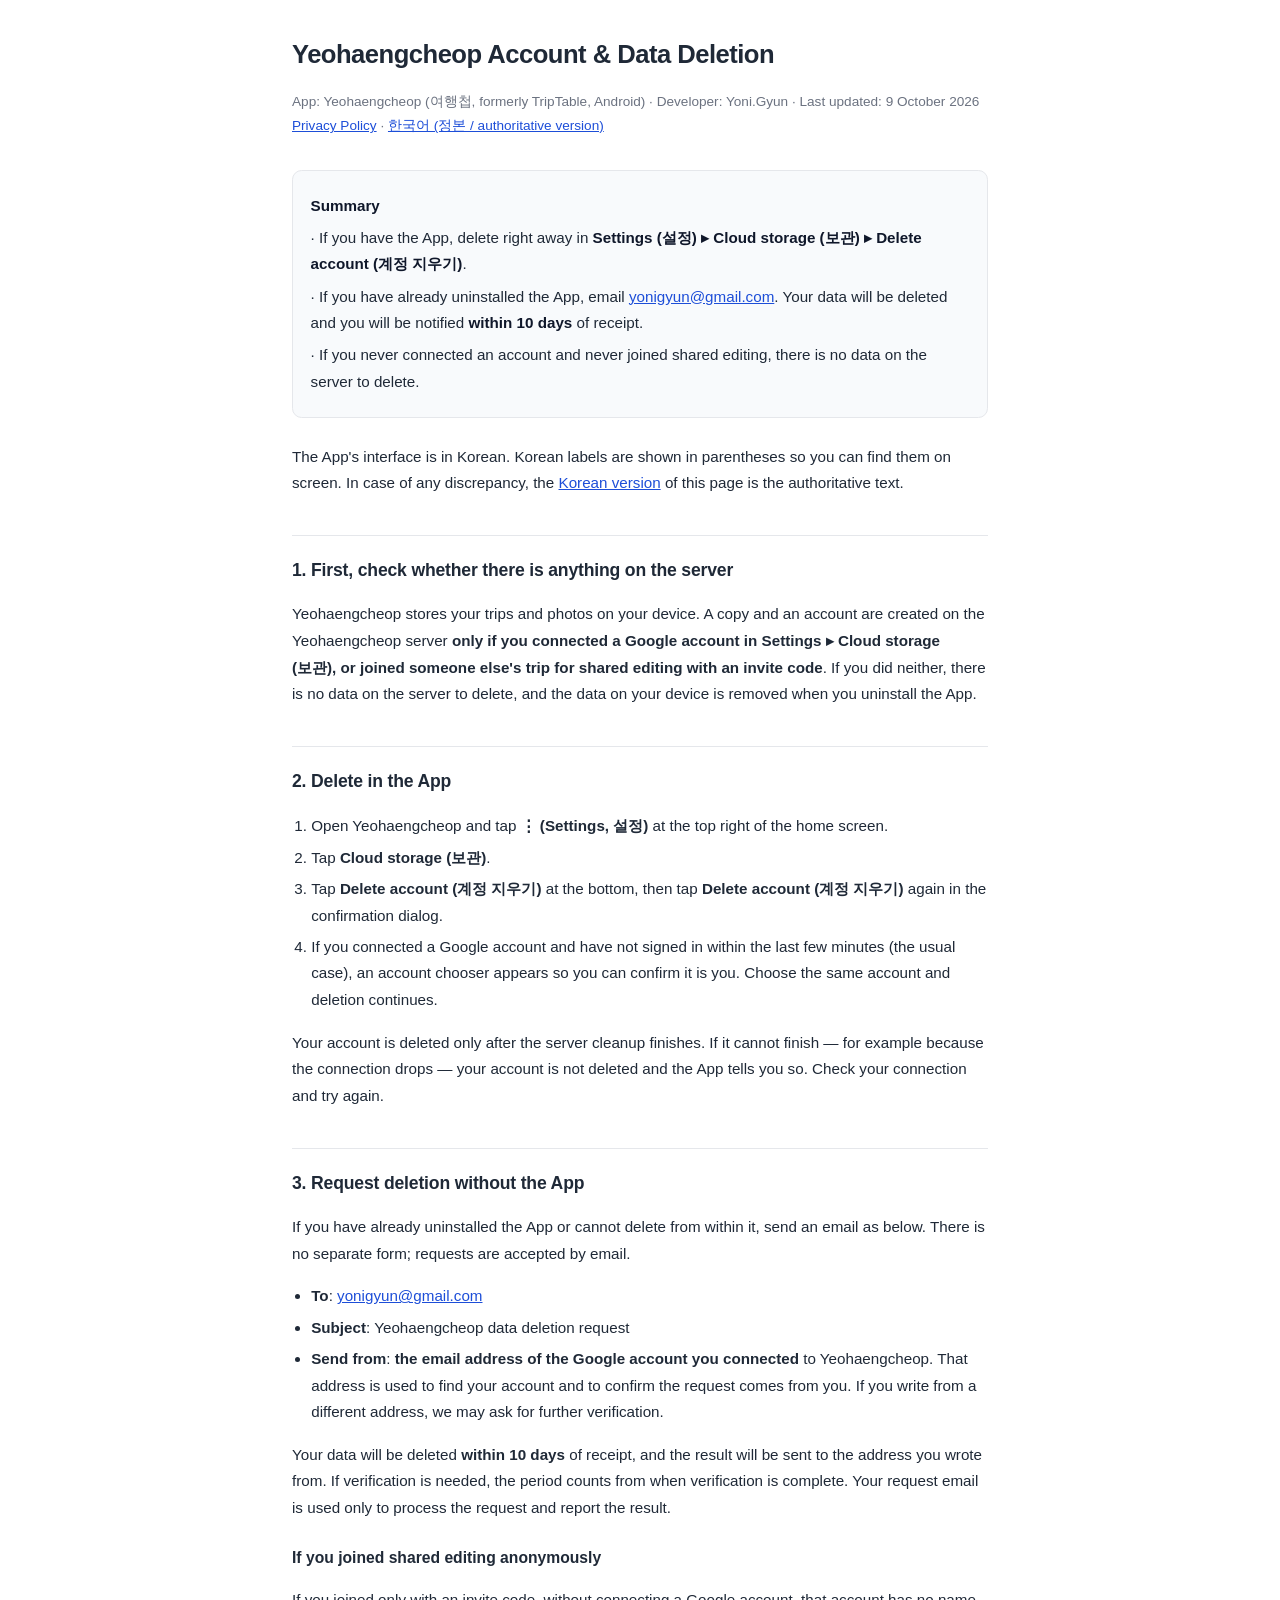
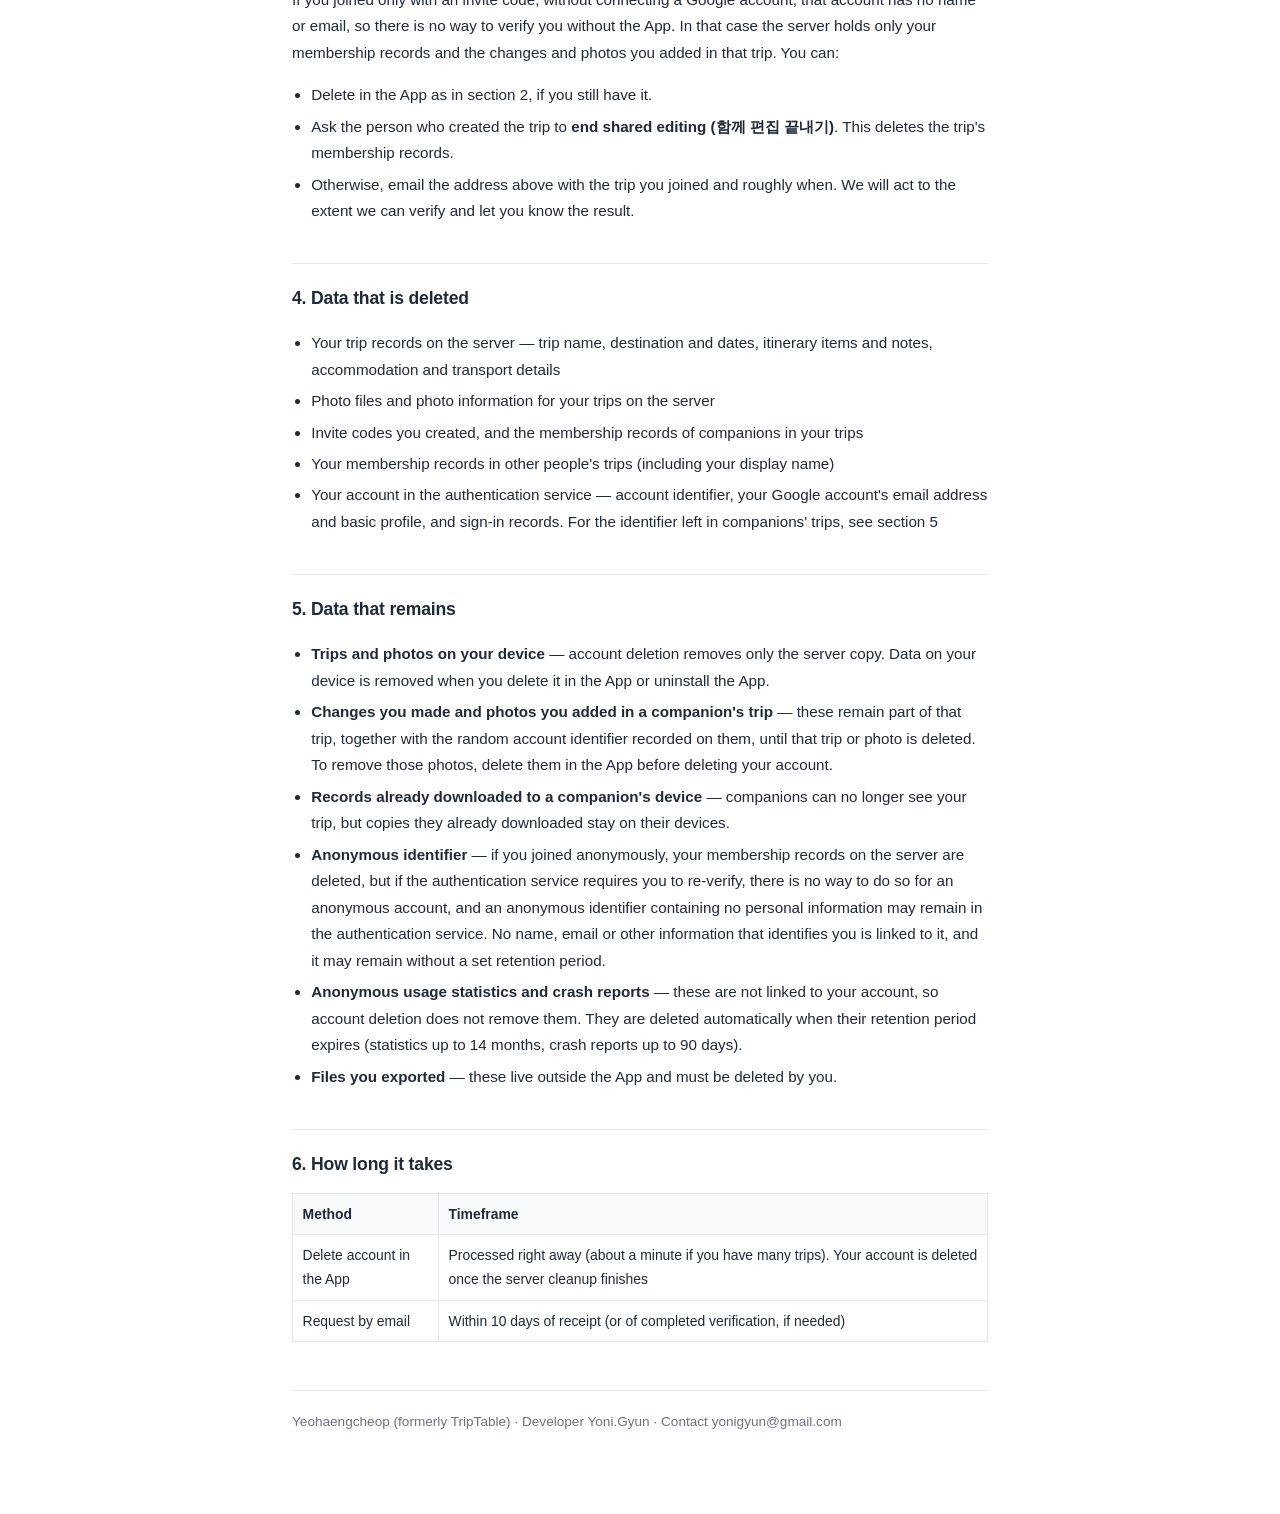
<file: triptable/en/delete/index.html>
<!DOCTYPE html>
<html lang="en">
<head>
<meta charset="utf-8">
<meta name="viewport" content="width=device-width, initial-scale=1">
<title>Yeohaengcheop Account &amp; Data Deletion</title>
<link rel="stylesheet" href="../../../assets/policy.css">
</head>
<body>

<h1>Yeohaengcheop Account &amp; Data Deletion</h1>
<p class="meta">
  App: Yeohaengcheop (여행첩, formerly TripTable, Android) · Developer: Yoni.Gyun · Last updated: 9 October 2026<br>
  <a href="../">Privacy Policy</a> · <a href="../../delete/">한국어 (정본 / authoritative version)</a>
</p>

<div class="lead">
  <p><strong>Summary</strong></p>
  <p>· If you have the App, delete right away in <strong>Settings (설정) ▸ Cloud storage (보관) ▸ Delete account (계정 지우기)</strong>.</p>
  <p>· If you have already uninstalled the App, email <a href="mailto:yonigyun@gmail.com?subject=Yeohaengcheop%20data%20deletion%20request">yonigyun@gmail.com</a>.
    Your data will be deleted and you will be notified <strong>within 10 days</strong> of receipt.</p>
  <p>· If you never connected an account and never joined shared editing, there is no data on the server to delete.</p>
</div>

<p>
  The App's interface is in Korean. Korean labels are shown in parentheses so you can find them on screen.
  In case of any discrepancy, the <a href="../../delete/">Korean version</a> of this page is the authoritative text.
</p>

<h2>1. First, check whether there is anything on the server</h2>
<p>
  Yeohaengcheop stores your trips and photos on your device. A copy and an account are created on the
  Yeohaengcheop server <strong>only if you connected a Google account in Settings ▸ Cloud storage (보관), or
  joined someone else's trip for shared editing with an invite code</strong>. If you did neither, there is no
  data on the server to delete, and the data on your device is removed when you uninstall the App.
</p>

<h2>2. Delete in the App</h2>
<ol>
  <li>Open Yeohaengcheop and tap <strong>⋮ (Settings, 설정)</strong> at the top right of the home screen.</li>
  <li>Tap <strong>Cloud storage (보관)</strong>.</li>
  <li>Tap <strong>Delete account (계정 지우기)</strong> at the bottom, then tap <strong>Delete account (계정 지우기)</strong>
    again in the confirmation dialog.</li>
  <li>If you connected a Google account and have not signed in within the last few minutes (the usual case), an
    account chooser appears so you can confirm it is you. Choose the same account and deletion continues.</li>
</ol>
<p>
  Your account is deleted only after the server cleanup finishes. If it cannot finish — for example because
  the connection drops — your account is not deleted and the App tells you so. Check your connection and try
  again.
</p>

<h2>3. Request deletion without the App</h2>
<p>
  If you have already uninstalled the App or cannot delete from within it, send an email as below. There is no
  separate form; requests are accepted by email.
</p>
<ul>
  <li><strong>To</strong>: <a href="mailto:yonigyun@gmail.com?subject=Yeohaengcheop%20data%20deletion%20request">yonigyun@gmail.com</a></li>
  <li><strong>Subject</strong>: Yeohaengcheop data deletion request</li>
  <li><strong>Send from</strong>: <strong>the email address of the Google account you connected</strong> to
    Yeohaengcheop. That address is used to find your account and to confirm the request comes from you. If you
    write from a different address, we may ask for further verification.</li>
</ul>
<p>
  Your data will be deleted <strong>within 10 days</strong> of receipt, and the result will be sent to the
  address you wrote from. If verification is needed, the period counts from when verification is complete.
  Your request email is used only to process the request and report the result.
</p>

<h3>If you joined shared editing anonymously</h3>
<p>
  If you joined only with an invite code, without connecting a Google account, that account has no name or
  email, so there is no way to verify you without the App. In that case the server holds only your membership
  records and the changes and photos you added in that trip. You can:
</p>
<ul>
  <li>Delete in the App as in section 2, if you still have it.</li>
  <li>Ask the person who created the trip to <strong>end shared editing (함께 편집 끝내기)</strong>. This deletes
    the trip's membership records.</li>
  <li>Otherwise, email the address above with the trip you joined and roughly when. We will act to the extent we can verify and let you know the result.</li>
</ul>

<h2>4. Data that is deleted</h2>
<ul>
  <li>Your trip records on the server — trip name, destination and dates, itinerary items and notes,
    accommodation and transport details</li>
  <li>Photo files and photo information for your trips on the server</li>
  <li>Invite codes you created, and the membership records of companions in your trips</li>
  <li>Your membership records in other people's trips (including your display name)</li>
  <li>Your account in the authentication service — account identifier, your Google account's email address and
    basic profile, and sign-in records. For the identifier left in companions' trips, see section 5</li>
</ul>

<h2>5. Data that remains</h2>
<ul>
  <li><strong>Trips and photos on your device</strong> — account deletion removes only the server copy. Data on
    your device is removed when you delete it in the App or uninstall the App.</li>
  <li><strong>Changes you made and photos you added in a companion's trip</strong> — these remain part of that
    trip, together with the random account identifier recorded on them, until that trip or photo is deleted.
    To remove those photos, delete them in the App before deleting your account.</li>
  <li><strong>Records already downloaded to a companion's device</strong> — companions can no longer see your
    trip, but copies they already downloaded stay on their devices.</li>
  <li><strong>Anonymous identifier</strong> — if you joined anonymously, your membership records on the server
    are deleted, but if the authentication service requires you to re-verify, there is no way to do so for an
    anonymous account, and an anonymous identifier containing no personal information may remain in the
    authentication service. No name, email or other information that identifies you is linked to it, and it
    may remain without a set retention period.</li>
  <li><strong>Anonymous usage statistics and crash reports</strong> — these are not linked to your account, so
    account deletion does not remove them. They are deleted automatically when their retention period expires
    (statistics up to 14 months, crash reports up to 90 days).</li>
  <li><strong>Files you exported</strong> — these live outside the App and must be deleted by you.</li>
</ul>

<h2>6. How long it takes</h2>
<table>
  <thead>
    <tr><th>Method</th><th>Timeframe</th></tr>
  </thead>
  <tbody>
    <tr>
      <td>Delete account in the App</td>
      <td>Processed right away (about a minute if you have many trips). Your account is deleted once the server cleanup finishes</td>
    </tr>
    <tr>
      <td>Request by email</td>
      <td>Within 10 days of receipt (or of completed verification, if needed)</td>
    </tr>
  </tbody>
</table>

<footer>
  Yeohaengcheop (formerly TripTable) · Developer Yoni.Gyun · Contact yonigyun@gmail.com
</footer>

</body>
</html>
</file>
<file: assets/policy.css>
/* 모든 앱의 처리방침이 공유하는 스타일.
   앱이 늘어나도 이 파일 하나만 고치면 전체 문서의 모양이 함께 바뀐다. */

:root { color-scheme: light dark; }
* { box-sizing: border-box; }

body {
  font-family: -apple-system, BlinkMacSystemFont, "Apple SD Gothic Neo", "Malgun Gothic",
               "Helvetica Neue", Arial, sans-serif;
  line-height: 1.75;
  margin: 0 auto;
  padding: 2rem 1.25rem 5rem;
  max-width: 46rem;
  color: #1f2937;
  background: #ffffff;
  word-break: keep-all;
  overflow-wrap: break-word;
}

h1 { font-size: 1.6rem; margin: 0 0 .4rem; letter-spacing: -.02em; }
h2 {
  font-size: 1.1rem; margin: 2.4rem 0 .7rem; padding-top: 1.2rem;
  border-top: 1px solid #e5e7eb; letter-spacing: -.01em;
}
h3 { font-size: .98rem; margin: 1.4rem 0 .4rem; }
p, li { font-size: .95rem; }
ul, ol { padding-left: 1.2rem; }
li { margin: .3rem 0; }
a { color: #1d4ed8; }

.meta { color: #6b7280; font-size: .85rem; margin-bottom: 2rem; }

.lead {
  background: #f8fafc; border: 1px solid #e5e7eb; border-radius: .6rem;
  padding: 1rem 1.1rem; margin: 1.6rem 0;
}
.lead p { margin: .35rem 0; }
.lead strong { color: #0f172a; }

/* 표는 자체 영역에서 가로 스크롤한다 — 본문이 밀려나면 모바일에서 읽을 수 없다. */
table {
  width: 100%; border-collapse: collapse; margin: .8rem 0;
  font-size: .87rem; display: block; overflow-x: auto;
}
th, td { border: 1px solid #e5e7eb; padding: .5rem .6rem; text-align: left; vertical-align: top; }
th { background: #f8fafc; font-weight: 600; white-space: nowrap; }

/* 허브 페이지의 앱 목록 */
.apps { list-style: none; padding: 0; margin: 1.6rem 0; }
.apps li {
  border: 1px solid #e5e7eb; border-radius: .6rem;
  padding: .9rem 1.1rem; margin: .6rem 0;
}
.apps a { font-weight: 600; font-size: 1rem; text-decoration: none; }
.apps .sub { display: block; color: #6b7280; font-size: .85rem; margin-top: .2rem; }
.apps .sub a { font-weight: 400; font-size: inherit; text-decoration: underline; }

footer {
  margin-top: 3rem; padding-top: 1.2rem; border-top: 1px solid #e5e7eb;
  color: #6b7280; font-size: .85rem;
}

@media (prefers-color-scheme: dark) {
  body { color: #e5e7eb; background: #0f172a; }
  h2 { border-top-color: #1f2937; }
  a { color: #93c5fd; }
  .meta, footer { color: #9ca3af; }
  .lead { background: #111827; border-color: #1f2937; }
  .lead strong { color: #f9fafb; }
  th, td { border-color: #1f2937; }
  th { background: #111827; }
  .apps li { border-color: #1f2937; }
  .apps .sub { color: #9ca3af; }
  footer { border-top-color: #1f2937; }
}
</file>
